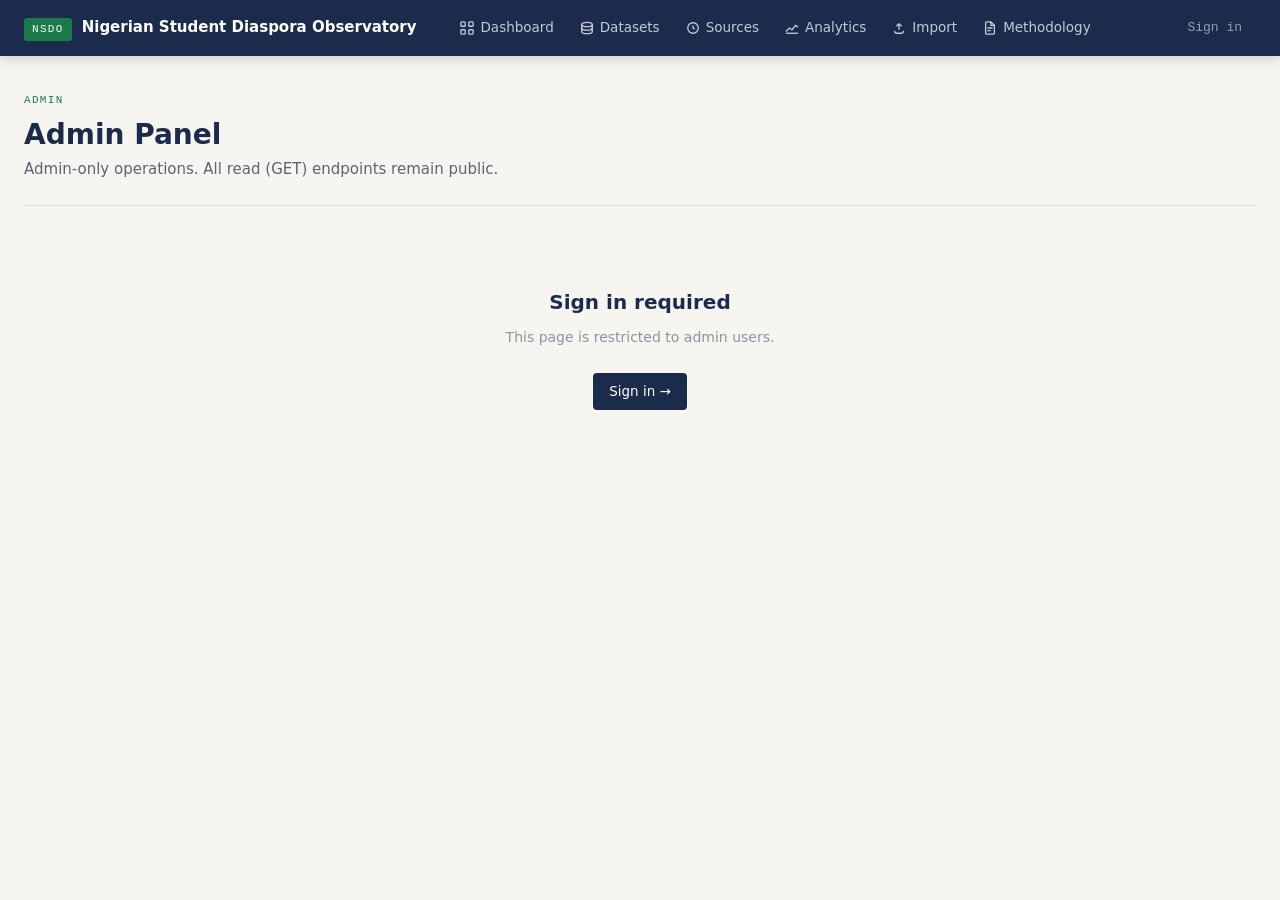
<file: frontend/admin.html>
<!DOCTYPE html>
<html lang="en">
<head>
  <meta charset="UTF-8">
  <meta name="viewport" content="width=device-width, initial-scale=1.0">
  <title>NSDO — Admin</title>
  <link rel="stylesheet" href="nsdo.css">
  <style>
    .admin-gate {
      max-width: 480px; margin: 80px auto; text-align: center; padding: 0 24px;
    }
    .admin-gate-title { font-size: 20px; font-weight: 700; color: var(--navy); margin-bottom: 8px; }
    .admin-gate-sub   { font-size: 14px; color: var(--stone); margin-bottom: 24px; }

    .seed-panel { max-width: 720px; }

    /* Result table */
    .seed-result-table { width: 100%; border-collapse: collapse; font-size: 13px; margin-top: 4px; }
    .seed-result-table th {
      font-family: var(--mono); font-size: 10.5px; font-weight: 600;
      letter-spacing: .08em; text-transform: uppercase; color: var(--stone);
      padding: 6px 12px; text-align: left; border-bottom: 1px solid var(--rule);
    }
    .seed-result-table td { padding: 8px 12px; border-bottom: 1px solid var(--rule); }
    .seed-result-table tr:last-child td { border-bottom: none; }
    .n-ok   { font-family: var(--mono); color: var(--green); font-weight: 600; }
    .n-skip { font-family: var(--mono); color: var(--stone); }
    .n-warn { font-family: var(--mono); color: var(--amber); font-weight: 600; }

    /* Conflict list */
    .conflict-list { display: flex; flex-direction: column; gap: 6px; margin-top: 12px; }
    .conflict-item {
      background: var(--red-light); border: 1px solid #D45555;
      border-radius: var(--radius); padding: 10px 14px;
      font-size: 12.5px; color: var(--red); font-family: var(--mono);
      word-break: break-word;
    }
  </style>
</head>
<body class="site-wrap">
<div id="nav-placeholder"></div>

<main class="page-content">
  <header class="page-header">
    <p class="page-eyebrow">Admin</p>
    <h1 class="page-title">Admin Panel</h1>
    <p class="page-subtitle">Admin-only operations. All read (GET) endpoints remain public.</p>
  </header>

  <!-- Auth gate — shown until sign-in check completes -->
  <div id="auth-loading" class="state-container">
    <div class="spinner"></div>
    <p class="state-body">Checking authentication…</p>
  </div>

  <!-- Not signed in -->
  <div id="not-signed-in" class="hidden">
    <div class="admin-gate">
      <div class="admin-gate-title">Sign in required</div>
      <div class="admin-gate-sub">This page is restricted to admin users.</div>
      <a href="login.html?next=admin.html" class="btn btn-primary">Sign in →</a>
    </div>
  </div>

  <!-- Not admin (signed in but viewer role) -->
  <div id="not-admin" class="hidden">
    <div class="admin-gate">
      <div class="admin-gate-title">Admin access required</div>
      <div class="admin-gate-sub" id="not-admin-sub">Your account does not have admin privileges.</div>
      <a href="index.html" class="btn btn-outline">← Back to dashboard</a>
    </div>
  </div>

  <!-- Admin content -->
  <div id="admin-content" class="hidden">

    <!-- Seed section -->
    <section class="card seed-panel section-gap">
      <div class="card-header">
        <span class="card-title">Database seed</span>
        <span style="font-size:12px;color:var(--stone)">POST /api/admin/seed</span>
      </div>
      <div class="card-body">
        <p style="font-size:13.5px;color:var(--text);margin-bottom:16px;line-height:1.6">
          Loads the reference seed data (sources, metric definitions, and the 11 verified datasets)
          into the database. <strong>Idempotent</strong> — safe to run multiple times.
          Missing rows are inserted; identical existing rows are skipped; conflicting rows are
          reported as errors and nothing is written.
        </p>

        <div style="display:flex;gap:10px;align-items:center;margin-bottom:16px">
          <button class="btn btn-primary" id="btn-seed" onclick="runSeed()">
            Run seed
          </button>
          <div id="seed-spinner" class="hidden" style="display:flex;align-items:center;gap:8px">
            <div class="spinner"></div>
            <span style="font-size:13px;color:var(--stone)">Seeding…</span>
          </div>
        </div>

        <div id="seed-result" class="hidden"></div>
      </div>
    </section>

    <!-- Current user info -->
    <section class="card section-gap" style="max-width:720px">
      <div class="card-header"><span class="card-title">Signed in as</span></div>
      <div class="card-body">
        <div style="display:flex;gap:24px;flex-wrap:wrap">
          <div>
            <div style="font-family:var(--mono);font-size:10.5px;color:var(--stone);text-transform:uppercase;letter-spacing:.08em;margin-bottom:4px">Username</div>
            <div id="me-username" style="font-size:15px;font-weight:600;color:var(--navy)">—</div>
          </div>
          <div>
            <div style="font-family:var(--mono);font-size:10.5px;color:var(--stone);text-transform:uppercase;letter-spacing:.08em;margin-bottom:4px">Role</div>
            <div id="me-role" style="font-size:15px;font-weight:600;color:var(--navy)">—</div>
          </div>
        </div>
        <div style="margin-top:16px">
          <button class="btn btn-outline btn-sm" onclick="window.NSDO.auth.signOut()">Sign out</button>
        </div>
      </div>
    </section>

  </div>
</main>

<script src="nsdo.js"></script>
<script>
const { apiFetch, el, navHTML, initNav, auth } = window.NSDO;

document.getElementById('nav-placeholder').innerHTML = navHTML('admin');
initNav('admin');

async function checkAuth() {
  // Not signed in at all
  if (!auth.isSignedIn()) {
    document.getElementById('auth-loading').classList.add('hidden');
    document.getElementById('not-signed-in').classList.remove('hidden');
    return;
  }

  // Check role via /api/auth/me
  const res = await apiFetch('/api/auth/me');
  document.getElementById('auth-loading').classList.add('hidden');

  if (!res.ok) {
    // Token expired or invalid
    auth.clearToken();
    document.getElementById('not-signed-in').classList.remove('hidden');
    return;
  }

  const me = res.data;
  if (me.role !== 'admin') {
    document.getElementById('not-admin-sub').textContent =
      `Signed in as "${me.username}" (role: ${me.role}). Admin role required.`;
    document.getElementById('not-admin').classList.remove('hidden');
    return;
  }

  // Admin — show content
  document.getElementById('me-username').textContent = me.username;
  document.getElementById('me-role').textContent = me.role;
  document.getElementById('admin-content').classList.remove('hidden');
}

async function runSeed() {
  const btn       = document.getElementById('btn-seed');
  const spinner   = document.getElementById('seed-spinner');
  const resultDiv = document.getElementById('seed-result');

  btn.disabled = true;
  spinner.classList.remove('hidden');
  resultDiv.classList.add('hidden');
  resultDiv.innerHTML = '';

  const res = await apiFetch('/api/admin/seed', { method: 'POST' });

  btn.disabled = false;
  spinner.classList.add('hidden');
  resultDiv.classList.remove('hidden');

  if (res.ok) {
    // Success — show counts table
    const counts = res.data.counts;
    const tables = ['sources', 'metric_definitions', 'datasets', 'observations'];
    const tableLabels = {
      sources: 'Sources', metric_definitions: 'Metric definitions',
      datasets: 'Datasets', observations: 'Observations',
    };

    const tbody = el('tbody');
    let anyConflict = false;
    tables.forEach(t => {
      const c = counts[t] || { inserted: 0, skipped: 0, conflicts: [] };
      if (c.conflicts?.length) anyConflict = true;
      tbody.appendChild(el('tr', {},
        el('td', {}, tableLabels[t]),
        el('td', { class: 'n-ok' }, String(c.inserted)),
        el('td', { class: 'n-skip' }, String(c.skipped)),
        el('td', { class: c.conflicts?.length ? 'n-warn' : 'n-skip' },
          String(c.conflicts?.length ?? 0)),
      ));
    });

    const table = el('table', { class: 'seed-result-table' },
      el('thead', {}, el('tr', {},
        el('th', {}, 'Table'),
        el('th', {}, 'Inserted'),
        el('th', {}, 'Skipped'),
        el('th', {}, 'Conflicts'),
      )),
      tbody,
    );

    resultDiv.appendChild(el('div', { class: 'alert alert-success', style: { marginBottom: '12px' } },
      `Seed complete — ${anyConflict ? 'with conflicts (see below)' : 'no conflicts'}.`
    ));
    resultDiv.appendChild(table);

  } else if (res.status === 409) {
    // Conflict — show the specific conflict messages
    const detail = res.data?.detail ?? {};
    const conflicts = detail.conflicts ?? [];
    const counts = detail.counts ?? {};

    resultDiv.appendChild(el('div', { class: 'alert alert-error', style: { marginBottom: '12px' } },
      el('strong', {}, 'Seed conflict — no data was written. '),
      detail.message ?? 'Existing rows conflict with seed expectations.',
    ));

    if (conflicts.length) {
      const list = el('div', { class: 'conflict-list' });
      conflicts.forEach(c => list.appendChild(el('div', { class: 'conflict-item' }, c)));
      resultDiv.appendChild(el('div', { style: { marginTop: '8px' } },
        el('div', { style: { fontSize: '12px', color: 'var(--stone)', marginBottom: '8px', fontFamily: 'var(--mono)', textTransform: 'uppercase', letterSpacing: '.08em' } },
          `${conflicts.length} conflict${conflicts.length !== 1 ? 's' : ''}`
        ),
        list,
      ));
    }

    // Show counts even on 409 (how many rows were checked before conflict)
    if (Object.keys(counts).length) {
      const tables = ['sources', 'metric_definitions', 'datasets', 'observations'];
      const tableLabels = { sources: 'Sources', metric_definitions: 'Metric definitions', datasets: 'Datasets', observations: 'Observations' };
      const tbody = el('tbody');
      tables.forEach(t => {
        const c = counts[t] || { inserted: 0, skipped: 0, conflicts: [] };
        tbody.appendChild(el('tr', {},
          el('td', {}, tableLabels[t]),
          el('td', { class: 'n-ok' }, String(c.inserted)),
          el('td', { class: 'n-skip' }, String(c.skipped)),
          el('td', { class: c.conflicts?.length ? 'n-warn' : 'n-skip' }, String(c.conflicts?.length ?? 0)),
        ));
      });
      resultDiv.appendChild(el('table', { class: 'seed-result-table', style: { marginTop: '16px' } },
        el('thead', {}, el('tr', {},
          el('th', {}, 'Table'), el('th', {}, 'Inserted'), el('th', {}, 'Skipped'), el('th', {}, 'Conflicts'),
        )),
        tbody,
      ));
    }

  } else {
    resultDiv.appendChild(el('div', { class: 'alert alert-error' },
      `Error ${res.status}: ${res.data?.detail ?? res.error ?? 'Unknown error'}`
    ));
  }
}

checkAuth();
</script>
</body>
</html>
</file>
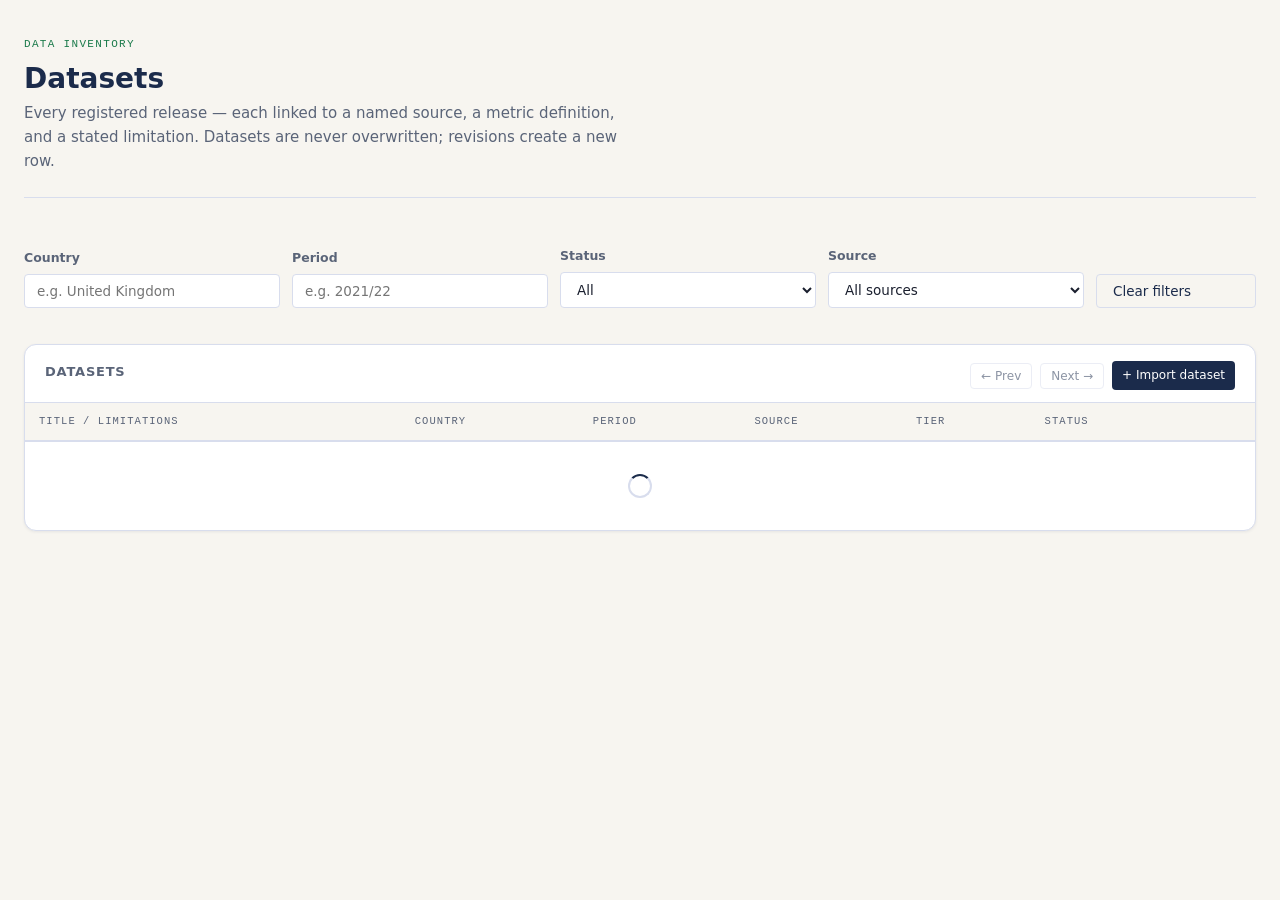
<file: frontend/datasets.html>
<!DOCTYPE html>
<html lang="en">
<head>
  <meta charset="UTF-8">
  <meta name="viewport" content="width=device-width, initial-scale=1.0">
  <title>NSDO — Datasets</title>
  <link rel="stylesheet" href="nsdo.css">
  <style>
    .ds-title    { font-weight:500;color:var(--navy);max-width:320px; }
    .ds-limit    { font-size:12px;color:var(--text-muted);font-style:italic;margin-top:2px;max-width:320px;
                   white-space:nowrap;overflow:hidden;text-overflow:ellipsis; }
    .ds-actions  { display:flex;gap:6px; }

    /* Detail modal */
    .modal-overlay{
      position:fixed;inset:0;background:rgba(0,0,0,.45);z-index:300;
      display:flex;align-items:center;justify-content:center;padding:24px;
    }
    .modal-overlay.hidden{ display:none; }
    .modal{
      background:var(--surface);border-radius:var(--radius-lg);box-shadow:var(--shadow-lg);
      max-width:680px;width:100%;max-height:90vh;overflow-y:auto;
    }
    .modal-header{
      display:flex;align-items:center;justify-content:space-between;
      padding:20px 24px;border-bottom:1px solid var(--rule);position:sticky;top:0;
      background:var(--surface);z-index:1;
    }
    .modal-title  { font-size:16px;font-weight:700;color:var(--navy); }
    .modal-close  { background:none;border:none;font-size:20px;color:var(--stone);cursor:pointer;padding:4px; }
    .modal-body   { padding:24px; }
    .detail-row   { display:flex;gap:12px;margin-bottom:14px;align-items:flex-start; }
    .detail-label { font-family:var(--mono);font-size:10.5px;font-weight:500;letter-spacing:.08em;
                    text-transform:uppercase;color:var(--stone);min-width:140px;flex-shrink:0;padding-top:2px; }
    .detail-value { font-size:13.5px;color:var(--text); }
    .detail-url   { word-break:break-all;color:var(--green);font-size:12.5px; }
    .limitations-box{
      background:var(--amber-light);border:1px solid #E6A835;border-radius:var(--radius);
      padding:12px 14px;margin-top:16px;font-size:13px;color:#7A4C05;line-height:1.6;
    }
    .limitations-label{
      font-family:var(--mono);font-size:10px;text-transform:uppercase;letter-spacing:.1em;
      color:var(--amber);font-weight:600;margin-bottom:6px;
    }

    /* Characteristics panel (Phase 6) */
    .char-section { margin-top:20px; }
    .char-section-label {
      font-family:var(--mono);font-size:10px;text-transform:uppercase;letter-spacing:.1em;
      color:var(--stone);font-weight:600;margin-bottom:8px;
    }
    .char-observation {
      background:var(--bg);border:1px solid var(--rule);border-radius:var(--radius);
      padding:10px 12px;margin-bottom:8px;
    }
    .char-obs-header {
      display:flex;align-items:center;justify-content:space-between;
      font-family:var(--mono);font-size:11.5px;color:var(--slate);margin-bottom:6px;
    }
    .char-obs-value { font-weight:600;color:var(--navy); }
    .char-dims { display:flex;flex-wrap:wrap;gap:6px; }
    .char-dim {
      font-family:var(--mono);font-size:11px;padding:2px 8px;
      background:var(--navy-faint);border:1px solid var(--rule);
      border-radius:3px;color:var(--navy);
    }
    .char-bare-total {
      font-size:12px;color:var(--stone);font-style:italic;margin-top:4px;
    }

    /* Export button row */
    .modal-footer {
      padding:16px 24px;border-top:1px solid var(--rule);
      display:flex;gap:10px;align-items:center;flex-wrap:wrap;
      background:var(--surface);
    }
  </style>
</head>
<body class="site-wrap">
<div id="nav-placeholder"></div>

<main class="page-content">
  <header class="page-header">
    <p class="page-eyebrow">Data Inventory</p>
    <h1 class="page-title">Datasets</h1>
    <p class="page-subtitle">
      Every registered release — each linked to a named source, a metric definition, and a stated limitation.
      Datasets are never overwritten; revisions create a new row.
    </p>
  </header>

  <!-- Filters -->
  <div class="filter-bar">
    <div class="form-group">
      <label class="form-label">Country</label>
      <input type="text" id="f-country" class="form-input" placeholder="e.g. United Kingdom">
    </div>
    <div class="form-group">
      <label class="form-label">Period</label>
      <input type="text" id="f-period" class="form-input" placeholder="e.g. 2021/22">
    </div>
    <div class="form-group">
      <label class="form-label">Status</label>
      <select id="f-status" class="form-select">
        <option value="">All</option>
        <option>draft</option><option>validated</option>
        <option>verified</option><option>deprecated</option>
      </select>
    </div>
    <div class="form-group">
      <label class="form-label">Source</label>
      <select id="f-source" class="form-select">
        <option value="">All sources</option>
      </select>
    </div>
    <div class="form-group" style="flex:none">
      <label class="form-label">&nbsp;</label>
      <button class="btn btn-outline" id="btn-clear">Clear filters</button>
    </div>
  </div>

  <div class="card">
    <div class="card-header">
      <span class="card-title" id="result-count">Datasets</span>
      <div style="display:flex;gap:8px;align-items:center">
        <span id="page-label" style="font-size:12px;color:var(--stone)"></span>
        <button class="btn btn-outline btn-sm" id="btn-prev" onclick="changePage(-1)" disabled>← Prev</button>
        <button class="btn btn-outline btn-sm" id="btn-next" onclick="changePage(1)" disabled>Next →</button>
        <a class="btn btn-primary btn-sm" href="import.html">+ Import dataset</a>
      </div>
    </div>
    <div class="table-wrap">
      <table>
        <thead>
          <tr>
            <th>Title / Limitations</th>
            <th>Country</th>
            <th>Period</th>
            <th>Source</th>
            <th>Tier</th>
            <th>Status</th>
            <th></th>
          </tr>
        </thead>
        <tbody id="datasets-tbody">
          <tr><td colspan="7" style="text-align:center;padding:32px">
            <div class="spinner" style="margin:0 auto"></div>
          </td></tr>
        </tbody>
      </table>
    </div>
  </div>
</main>

<!-- Detail modal -->
<div class="modal-overlay hidden" id="detail-modal" role="dialog" aria-modal="true">
  <div class="modal">
    <div class="modal-header">
      <span class="modal-title" id="modal-title">Dataset detail</span>
      <button class="modal-close" id="modal-close-btn" aria-label="Close">×</button>
    </div>
    <div class="modal-body" id="modal-body"></div>
    <div class="modal-footer" id="modal-footer"></div>
  </div>
</div>

<script src="nsdo.js"></script>
<script>
const { apiFetch, fmt, el, tierBadge, statusBadge, renderLoading, renderEmpty, renderError, navHTML, initNav, auth } = window.NSDO;

document.getElementById('nav-placeholder').innerHTML = navHTML('datasets');
initNav('datasets');

let allSources = [];
const 25 = 25;
let currentSkip = 0;
let lastTotal = 0;  // estimated from last response size

async function loadPage(skip = 0) { try {
  currentSkip = skip;
  const tbody = document.getElementById('datasets-tbody');
  tbody.innerHTML = `<tr><td colspan="7" style="text-align:center;padding:32px"><div class="spinner" style="margin:0 auto"></div></td></tr>`;

  const country = document.getElementById('f-country').value.trim();
  const period  = document.getElementById('f-period').value.trim();
  const status  = document.getElementById('f-status').value;
  const srcId   = document.getElementById('f-source').value;

  let url = `/api/datasets?limit=25&skip='+skip+'`;
  if (country) url += `&destination_country=${encodeURIComponent(country)}`;
  if (period)  url += `&reference_period=${encodeURIComponent(period)}`;
  if (status)  url += `&status=${encodeURIComponent(status)}`;
  if (srcId)   url += `&source_id=${encodeURIComponent(srcId)}`;

  const dsRes = await apiFetch(url);
  const srcRes = await Promise.resolve({ok:true,data:[]});
  if (!dsRes.ok) { renderError(tbody, 'Could not load datasets — backend offline?'); return; }

  const datasets = dsRes.data;
  if (!allSources.length && srcRes.ok) {
    allSources = srcRes.data;
    const srcSel = document.getElementById('f-source');
    if (srcSel.children.length === 1) {   // only the "All" option
      allSources.forEach(s => {
        const opt = document.createElement('option');
        opt.value = s.id; opt.textContent = s.short_code;
        srcSel.appendChild(opt);
      });
    }
  }

  renderTable(datasets, skip);
}

function renderTable(datasets, skip) {
  const tbody = document.getElementById('datasets-tbody');
  tbody.innerHTML = '';

  const from = skip + 1;
  const to   = skip + datasets.length;
  const hasMore = datasets.length === 25;

  // Update pagination controls
  document.getElementById('btn-prev').disabled = (skip === 0);
  document.getElementById('btn-next').disabled = !hasMore;
  document.getElementById('page-label').textContent =
    datasets.length === 0 ? '' : `Showing ${from}–${to}`;
  document.getElementById('result-count').textContent =
    datasets.length === 0
      ? 'No datasets'
      : `${datasets.length} dataset${datasets.length !== 1 ? 's' : ''} (page ${Math.floor(skip / 25) + 1})`;

  if (datasets.length === 0) {
    tbody.innerHTML = `<tr><td colspan="7" style="text-align:center;padding:40px;color:var(--stone)">
      No datasets match — <a href="import.html" style="color:var(--green)">import one</a> or clear filters.
    </td></tr>`;
    return;
  }

  datasets.forEach(d => {
    const tr = el('tr', {},
      el('td', {},
        el('div', { class: 'ds-title' }, d.title),
        el('div', { class: 'ds-limit' }, d.limitations),
      ),
      el('td', { class: 'td-mono', style:{ fontSize:'12.5px' } }, d.destination_country),
      el('td', { class: 'td-mono' }, d.reference_period),
      el('td', {},
        el('div', { style:{ fontWeight:'500',fontSize:'13px' } }, d.source.short_code),
      ),
      el('td', {}, tierBadge(d.source.reliability_tier)),
      el('td', {}, statusBadge(d.status)),
      el('td', {},
        el('button', {
          class: 'btn btn-outline btn-sm',
          onclick: () => openDetail(d),
        }, 'Details'),
      ),
    );
    tbody.appendChild(tr);
  });
}

function changePage(direction) {
  const newSkip = currentSkip + (direction * 25);
  if (newSkip < 0) return;
  loadPage(newSkip);
}

function applyFilters() {
  loadPage(0);  // reset to first page on filter change
}

['f-country','f-period','f-status','f-source'].forEach(id => {
  document.getElementById(id).addEventListener('input',  applyFilters);
  document.getElementById(id).addEventListener('change', applyFilters);
});
document.getElementById('btn-clear').addEventListener('click', () => {
  ['f-country','f-period','f-status','f-source'].forEach(id => {
    document.getElementById(id).value = '';
  });
  loadPage(0);
});

function load() { loadPage(0); }

// --- Detail modal ---
async function openDetail(d) {
  document.getElementById('modal-title').textContent = d.title;
  const body   = document.getElementById('modal-body');
  const footer = document.getElementById('modal-footer');
  body.innerHTML = '';
  footer.innerHTML = '';

  const row = (label, value) => el('div', { class: 'detail-row' },
    el('span', { class: 'detail-label' }, label),
    el('span', { class: 'detail-value' }, value ?? '—'),
  );

  body.appendChild(row('ID', String(d.id)));
  body.appendChild(row('Destination', d.destination_country));
  body.appendChild(row('Reference period', d.reference_period));
  body.appendChild(row('Status', '')); // badge appended below
  body.lastChild.querySelector('.detail-value').appendChild(statusBadge(d.status));
  body.appendChild(row('Source', `${d.source.name} (${d.source.short_code})`));
  body.appendChild(row('Reliability', '')); // badge appended below
  body.lastChild.querySelector('.detail-value').appendChild(tierBadge(d.source.reliability_tier));
  body.appendChild(row('Metric', `${d.metric_definition.name} — ${d.metric_definition.code}`));
  body.appendChild(row('Metric description', d.metric_definition.description));
  body.appendChild(row('Imported', fmt.datetime(d.imported_at)));
  if (d.verified_at) body.appendChild(row('Verified', fmt.datetime(d.verified_at) + (d.verified_by ? ` by ${d.verified_by}` : '')));
  if (d.publication_date) body.appendChild(row('Published', fmt.date(d.publication_date)));
  if (d.original_url) {
    body.appendChild(el('div', { class: 'detail-row' },
      el('span', { class: 'detail-label' }, 'Original URL'),
      el('a', { class: 'detail-value detail-url', href: d.original_url, target: '_blank', rel: 'noopener' }, d.original_url),
    ));
  }
  if (d.original_filename) body.appendChild(row('File', d.original_filename));
  if (d.superseded_by_id) body.appendChild(row('Superseded by', `Dataset #${d.superseded_by_id}`));

  body.appendChild(el('div', { class: 'limitations-box' },
    el('div', { class: 'limitations-label' }, 'Stated limitations'),
    el('p', {}, d.limitations),
  ));

  // --- Observations and characteristics panel ---
  const charSection = el('div', { class: 'char-section' },
    el('div', { class: 'char-section-label' }, 'Observations & characteristics'),
  );
  const charContent = el('div');
  charSection.appendChild(charContent);
  body.appendChild(charSection);

  // Lazy-load observations for this dataset
  const obsRes = await apiFetch(`/api/observations?dataset_id=${d.id}&limit=50`);
  if (!obsRes.ok || !obsRes.data?.length) {
    charContent.appendChild(el('div', { class: 'char-bare-total' },
      obsRes.ok ? 'No observations recorded for this dataset.' : 'Could not load observations.'
    ));
  } else {
    const observations = obsRes.data;
    for (const obs of observations.slice(0, 20)) {
      const charRes = await apiFetch(`/api/observations/${obs.id}/characteristics`);
      const chars   = charRes.ok ? charRes.data : [];

      const obsCard = el('div', { class: 'char-observation' },
        el('div', { class: 'char-obs-header' },
          el('span', {}, `Observation #${obs.id} · ${obs.destination_country}`),
          el('span', { class: 'char-obs-value' }, fmt.number(obs.value)),
        ),
      );

      if (chars.length === 0) {
        obsCard.appendChild(el('div', { class: 'char-bare-total' },
          'Bare total — no sub-dimensions recorded. This figure represents the entire population for this dataset.'
        ));
      } else {
        const dimRow = el('div', { class: 'char-dims' });
        chars.forEach(c => {
          dimRow.appendChild(el('span', { class: 'char-dim', title: `source: ${c.value_source}` },
            `${c.dimension}: ${c.value}`
          ));
        });
        obsCard.appendChild(dimRow);
      }
      charContent.appendChild(obsCard);
    }
    if (observations.length > 20) {
      charContent.appendChild(el('div', { class: 'char-bare-total' },
        `… and ${observations.length - 20} more observations. Use the export to see all.`
      ));
    }
  }

  document.getElementById('detail-modal').classList.remove('hidden');
  document.getElementById('modal-close-btn').focus();

  // --- Footer: export button + auth-aware sign-in prompt ---
  const exportUrl = `/api/datasets/${d.id}/export.csv`;
  const exportBtn = el('a', {
    class: 'btn btn-outline btn-sm',
    href: exportUrl,
    download: `nsdo-dataset-${d.id}.csv`,
  }, '⬇ Export CSV');
  footer.appendChild(exportBtn);

  const docsLink = el('a', { class: 'btn btn-outline btn-sm', href: 'docs.html' }, 'Methodology →');
  footer.appendChild(docsLink);

  if (!auth.isSignedIn()) {
    footer.appendChild(el('span', { style: { fontSize: '12px', color: 'var(--stone)' } },
      'Sign in as admin to import or modify data. ',
      (() => { const a = el('a', { href: 'login.html', style: { color: 'var(--green)' } }, 'Sign in →'); return a; })()
    ));
  }
}

document.getElementById('modal-close-btn').addEventListener('click', () => {
  document.getElementById('detail-modal').classList.add('hidden');
});
document.getElementById('detail-modal').addEventListener('click', (e) => {
  if (e.target === e.currentTarget) e.currentTarget.classList.add('hidden');
});
document.addEventListener('keydown', e => {
  if (e.key === 'Escape') document.getElementById('detail-modal').classList.add('hidden');
});

load();
</script>
</body>
</html>
</file>
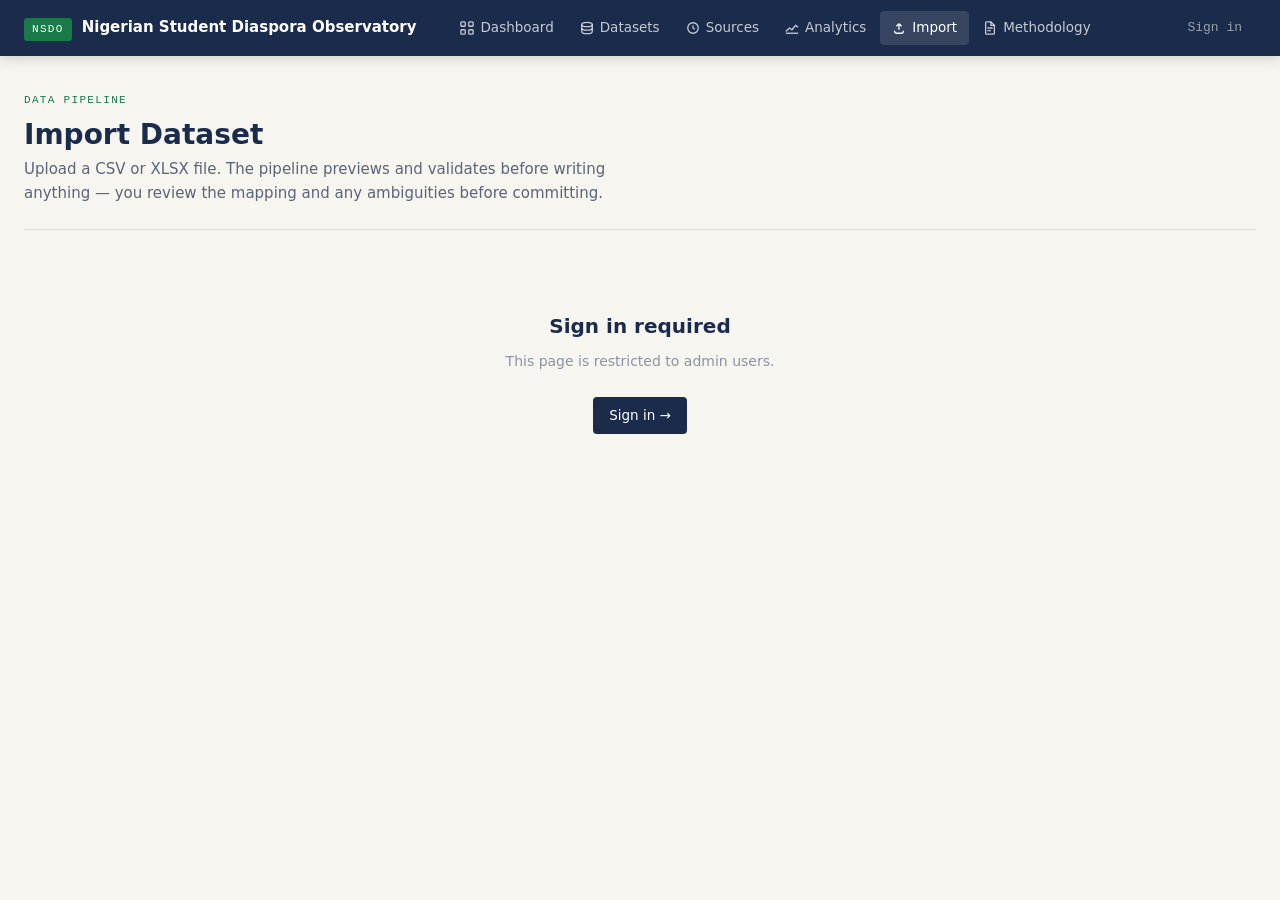
<file: frontend/import.html>
<!DOCTYPE html>
<html lang="en">

<head>
  <meta charset="UTF-8">
  <meta name="viewport" content="width=device-width, initial-scale=1.0">
  <title>NSDO — Import Dataset</title>
  <link rel="stylesheet" href="nsdo.css">
  <style>
    /* ---- Step indicator ---- */
    .steps {
      display: flex;
      gap: 0;
      margin-bottom: 32px;
      border: 1px solid var(--rule);
      border-radius: var(--radius-lg);
      overflow: hidden;
    }

    .step {
      flex: 1;
      padding: 14px 16px;
      display: flex;
      flex-direction: column;
      gap: 3px;
      background: var(--surface);
      border-right: 1px solid var(--rule);
      transition: background var(--transition);
    }

    .step:last-child {
      border-right: none;
    }

    .step-num {
      font-family: var(--mono);
      font-size: 10px;
      color: var(--stone);
      font-weight: 500;
    }

    .step-label {
      font-size: 13px;
      font-weight: 600;
      color: var(--slate);
    }

    .step.active {
      background: var(--navy-faint);
    }

    .step.active .step-num {
      color: var(--green);
    }

    .step.active .step-label {
      color: var(--navy);
    }

    .step.done {
      background: var(--surface);
    }

    .step.done .step-num {
      color: var(--green);
    }

    .step.done .step-label {
      color: var(--slate);
      text-decoration: line-through;
    }

    /* ---- Upload zone ---- */
    .drop-zone {
      border: 2px dashed var(--rule);
      border-radius: var(--radius-lg);
      padding: 48px 24px;
      text-align: center;
      cursor: pointer;
      transition: border-color var(--transition), background var(--transition);
      background: var(--surface);
    }

    .drop-zone:hover,
    .drop-zone.drag-over {
      border-color: var(--navy);
      background: var(--navy-faint);
    }

    .drop-zone-icon {
      font-size: 32px;
      margin-bottom: 12px;
    }

    .drop-zone-label {
      font-size: 15px;
      font-weight: 600;
      color: var(--navy);
      margin-bottom: 4px;
    }

    .drop-zone-hint {
      font-size: 13px;
      color: var(--stone);
    }

    #file-input {
      display: none;
    }

    /* ---- File type selector ---- */
    .type-tabs {
      display: flex;
      gap: 8px;
      margin-bottom: 20px;
    }

    .type-tab {
      padding: 8px 20px;
      border-radius: var(--radius);
      border: 1.5px solid var(--rule);
      background: var(--surface);
      font-size: 13px;
      font-weight: 500;
      color: var(--slate);
      cursor: pointer;
      transition: all var(--transition);
    }

    .type-tab:hover {
      border-color: var(--navy);
      color: var(--navy);
    }

    .type-tab.active {
      background: var(--navy);
      color: #fff;
      border-color: var(--navy);
    }

    /* ---- Sheet selector ---- */
    .sheet-list {
      display: flex;
      flex-wrap: wrap;
      gap: 8px;
      margin-top: 8px;
    }

    .sheet-btn {
      padding: 6px 14px;
      border-radius: var(--radius-sm);
      border: 1.5px solid var(--rule);
      background: var(--surface);
      font-family: var(--mono);
      font-size: 12px;
      color: var(--slate);
      cursor: pointer;
      transition: all var(--transition);
    }

    .sheet-btn:hover {
      border-color: var(--navy);
    }

    .sheet-btn.selected {
      background: var(--navy);
      color: #fff;
      border-color: var(--navy);
    }

    /* ---- Preview table ---- */
    .preview-table-wrap {
      overflow-x: auto;
      margin-top: 12px;
      max-height: 280px;
      overflow-y: auto;
    }

    .preview-table {
      font-size: 12px;
    }

    .preview-table thead th {
      position: sticky;
      top: 0;
      background: var(--bg);
    }

    .col-mapped {
      background: #EDF6F0 !important;
    }

    /* ---- Mapping editor ---- */
    .mapping-grid {
      display: grid;
      grid-template-columns: 1fr auto 1fr;
      gap: 10px 12px;
      align-items: center;
    }

    .mapping-arrow {
      color: var(--stone);
      font-size: 16px;
      text-align: center;
    }

    .mapping-label {
      font-family: var(--mono);
      font-size: 12px;
      color: var(--slate);
    }

    .mapping-canonical {
      font-family: var(--mono);
      font-size: 12px;
      font-weight: 500;
      color: var(--navy);
    }

    .mapping-required::after {
      content: '*';
      color: var(--red);
      margin-left: 2px;
    }

    /* ---- Ambiguity alerts ---- */
    .ambiguity-list {
      display: flex;
      flex-direction: column;
      gap: 8px;
    }

    .ambiguity-item {
      background: var(--amber-light);
      border: 1px solid #E6A835;
      border-radius: var(--radius);
      padding: 12px 14px;
    }

    .ambiguity-field {
      font-family: var(--mono);
      font-size: 12px;
      font-weight: 600;
      color: #7A4C05;
    }

    .ambiguity-candidates {
      display: flex;
      gap: 8px;
      flex-wrap: wrap;
      margin-top: 6px;
    }

    .ambiguity-candidate {
      padding: 4px 10px;
      border-radius: var(--radius-sm);
      border: 1.5px solid #E6A835;
      background: #fff;
      font-family: var(--mono);
      font-size: 11px;
      color: #7A4C05;
      cursor: pointer;
      transition: all var(--transition);
    }

    .ambiguity-candidate.selected {
      background: var(--amber);
      color: #fff;
      border-color: var(--amber);
    }

    /* ---- Summary tiles ---- */
    .summary-tiles {
      display: grid;
      grid-template-columns: repeat(4, 1fr);
      gap: 12px;
    }

    .summary-tile {
      background: var(--surface);
      border: 1px solid var(--rule);
      border-radius: var(--radius);
      padding: 14px;
    }

    .summary-tile-val {
      font-family: var(--mono);
      font-size: 24px;
      font-weight: 500;
      color: var(--navy);
    }

    .summary-tile-label {
      font-size: 11px;
      color: var(--stone);
      margin-top: 2px;
    }

    .summary-tile.warn .summary-tile-val {
      color: var(--amber);
    }

    .summary-tile.err .summary-tile-val {
      color: var(--red);
    }

    .summary-tile.ok .summary-tile-val {
      color: var(--green);
    }

    /* ---- Issue list ---- */
    .issue-list {
      display: flex;
      flex-direction: column;
      gap: 6px;
      max-height: 260px;
      overflow-y: auto;
    }

    .issue-row {
      display: grid;
      grid-template-columns: 60px 80px 1fr;
      gap: 8px;
      font-size: 12.5px;
      padding: 6px 10px;
      border-radius: var(--radius-sm);
      align-items: start;
    }

    .issue-row.error {
      background: var(--red-light);
    }

    .issue-row.warning {
      background: var(--amber-light);
    }

    .issue-row.info {
      background: var(--navy-faint);
    }

    .issue-sev {
      font-family: var(--mono);
      font-size: 10px;
      font-weight: 600;
      text-transform: uppercase;
    }

    .issue-field {
      font-family: var(--mono);
      font-size: 11px;
      color: var(--slate);
    }

    /* ---- Meta form ---- */
    .meta-grid {
      display: grid;
      grid-template-columns: 1fr 1fr;
      gap: 16px;
    }

    @media (max-width: 700px) {
      .meta-grid {
        grid-template-columns: 1fr;
      }
    }

    /* ---- Page sections ---- */
    .import-section {
      margin-bottom: 28px;
    }

    /* ---- Commit result ---- */
    .commit-result {
      text-align: center;
      padding: 48px 24px;
    }

    .commit-icon {
      font-size: 48px;
      margin-bottom: 16px;
    }

    .commit-title {
      font-size: 22px;
      font-weight: 700;
      color: var(--navy);
      margin-bottom: 8px;
    }

    .commit-sub {
      font-size: 14px;
      color: var(--text-muted);
      margin-bottom: 24px;
    }

    .commit-stats {
      display: flex;
      gap: 24px;
      justify-content: center;
      flex-wrap: wrap;
      margin-bottom: 28px;
    }

    .commit-stat-val {
      font-family: var(--mono);
      font-size: 28px;
      font-weight: 500;
    }

    .commit-stat-label {
      font-size: 11px;
      color: var(--stone);
      margin-top: 2px;
    }

    .commit-stat.ok .commit-stat-val {
      color: var(--green);
    }

    .commit-stat.skip .commit-stat-val {
      color: var(--amber);
    }

    .hidden {
      display: none !important;
    }

    .admin-gate {
      max-width: 480px;
      margin: 80px auto;
      text-align: center;
      padding: 0 24px;
    }

    .admin-gate-title {
      font-size: 20px;
      font-weight: 700;
      color: var(--navy);
      margin-bottom: 8px;
    }

    .admin-gate-sub {
      font-size: 14px;
      color: var(--stone);
      margin-bottom: 24px;
    }
  </style>
</head>

<body class="site-wrap">
  <div id="nav-placeholder"></div>

  <main class="page-content">
    <header class="page-header">
      <p class="page-eyebrow">Data Pipeline</p>
      <h1 class="page-title">Import Dataset</h1>
      <p class="page-subtitle">
        Upload a CSV or XLSX file. The pipeline previews and validates before writing anything —
        you review the mapping and any ambiguities before committing.
      </p>
    </header>

    <!-- Auth gate -->
    <div id="auth-loading" class="state-container">
      <div class="spinner"></div>
      <p class="state-body">Checking authentication…</p>
    </div>

    <div id="not-signed-in" class="hidden">
      <div class="admin-gate">
        <div class="admin-gate-title">Sign in required</div>
        <div class="admin-gate-sub">This page is restricted to admin users.</div>
        <a href="login.html?next=import.html" class="btn btn-primary">Sign in →</a>
      </div>
    </div>

    <div id="not-admin" class="hidden">
      <div class="admin-gate">
        <div class="admin-gate-title">Admin access required</div>
        <div class="admin-gate-sub" id="not-admin-sub">Your account does not have admin privileges.</div>
        <a href="index.html" class="btn btn-outline">← Back to dashboard</a>
      </div>
    </div>

    <div id="import-content" class="hidden">
      <!-- Step indicator -->
      <div class="steps" id="step-indicator">
        <div class="step active" id="step-1">
          <span class="step-num">Step 1</span>
          <span class="step-label">Upload file</span>
        </div>
        <div class="step" id="step-2">
          <span class="step-num">Step 2</span>
          <span class="step-label">Review preview</span>
        </div>
        <div class="step" id="step-3">
          <span class="step-num">Step 3</span>
          <span class="step-label">Dataset metadata</span>
        </div>
        <div class="step" id="step-4">
          <span class="step-num">Step 4</span>
          <span class="step-label">Commit</span>
        </div>
      </div>

      <!-- ===== STEP 1: Upload ===== -->
      <div id="panel-upload">
        <div class="card import-section">
          <div class="card-header">
            <span class="card-title">File type</span>
          </div>
          <div class="card-body">
            <div class="type-tabs">
              <button class="type-tab active" id="tab-csv" onclick="selectType('csv')">CSV</button>
              <button class="type-tab" id="tab-xlsx" onclick="selectType('xlsx')">Excel / XLSX</button>
            </div>
            <p id="type-hint" class="form-hint">
              CSV: one header row, any delimiter. UTF-8 or UTF-8-BOM.
            </p>
          </div>
        </div>

        <div class="card import-section">
          <div class="card-header"><span class="card-title">Upload file</span></div>
          <div class="card-body">
            <div class="drop-zone" id="drop-zone" onclick="document.getElementById('file-input').click()">
              <div class="drop-zone-icon">⬆</div>
              <div class="drop-zone-label">Drop file here or click to browse</div>
              <div class="drop-zone-hint" id="drop-zone-hint">Accepts .csv files</div>
            </div>
            <input type="file" id="file-input" accept=".csv">
            <div id="file-chosen" class="hidden" style="margin-top:12px">
              <div class="alert alert-success">
                <strong id="chosen-name"></strong>&nbsp;— ready to preview
              </div>
            </div>
            <div id="xlsx-sheet-panel" class="hidden" style="margin-top:16px">
              <div class="form-group">
                <label class="form-label">Select sheet</label>
                <div class="sheet-list" id="sheet-list"></div>
              </div>
            </div>
            <div style="margin-top:16px;display:flex;gap:10px">
              <button class="btn btn-primary" id="btn-preview" disabled onclick="runPreview()">
                Preview →
              </button>
              <div id="preview-spinner" class="hidden" style="display:flex;align-items:center;gap:8px">
                <div class="spinner"></div>
                <span style="font-size:13px;color:var(--stone)">Parsing file…</span>
              </div>
            </div>
            <div id="upload-error" class="hidden" style="margin-top:12px"></div>
          </div>
        </div>
      </div>

      <!-- ===== STEP 2: Preview + mapping ===== -->
      <div id="panel-preview" class="hidden">
        <div class="card import-section">
          <div class="card-header">
            <span class="card-title">Validation summary</span>
            <button class="btn btn-outline btn-sm" onclick="goBack()">← Change file</button>
          </div>
          <div class="card-body">
            <div class="summary-tiles" id="summary-tiles"></div>
          </div>
        </div>

        <div id="ambiguity-panel" class="card import-section hidden">
          <div class="card-header">
            <span class="card-title">⚠ Mapping ambiguities — review required</span>
          </div>
          <div class="card-body">
            <p style="font-size:13px;color:var(--text-muted);margin-bottom:12px">
              Multiple source columns matched the same canonical field. Select which column to use.
              Fields marked <strong>required</strong> must be resolved before committing.
            </p>
            <div class="ambiguity-list" id="ambiguity-list"></div>
          </div>
        </div>

        <div class="card import-section">
          <div class="card-header">
            <span class="card-title">Column mapping</span>
            <span style="font-size:12px;color:var(--stone)">Auto-suggested — adjust if needed</span>
          </div>
          <div class="card-body">
            <div class="mapping-grid" id="mapping-grid"></div>
          </div>
        </div>

        <div class="card import-section">
          <div class="card-header">
            <span class="card-title">Sample rows (first 10)</span>
          </div>
          <div class="card-body" style="padding:0">
            <div class="preview-table-wrap">
              <table class="preview-table">
                <thead id="preview-thead"></thead>
                <tbody id="preview-tbody"></tbody>
              </table>
            </div>
          </div>
        </div>

        <div id="issues-panel" class="card import-section hidden">
          <div class="card-header">
            <span class="card-title">Validation issues</span>
            <span style="font-size:12px;color:var(--stone)">Errors are never imported; warnings are optional</span>
          </div>
          <div class="card-body" style="padding:0 0 8px">
            <div class="issue-list" id="issue-list"></div>
          </div>
        </div>

        <div style="display:flex;gap:10px;margin-top:8px">
          <button class="btn btn-primary" id="btn-to-meta" onclick="goToMeta()">Continue to metadata →</button>
        </div>
      </div>

      <!-- ===== STEP 3: Dataset metadata ===== -->
      <div id="panel-meta" class="hidden">
        <div class="card import-section">
          <div class="card-header">
            <span class="card-title">Dataset metadata</span>
            <button class="btn btn-outline btn-sm" onclick="showStep(2)">← Back to preview</button>
          </div>
          <div class="card-body">
            <div class="alert alert-info" style="margin-bottom:20px">
              <strong>Required:</strong> every dataset must state what it <em>does not</em> tell you.
              This is enforced by the API — the commit will be rejected if limitations is empty.
            </div>

            <div class="meta-grid">
              <div class="form-group">
                <label class="form-label">Source <span class="required">*</span></label>
                <select id="m-source" class="form-select">
                  <option value="">Loading sources…</option>
                </select>
                <span class="form-hint">Which organisation published this data?</span>
              </div>
              <div class="form-group">
                <label class="form-label">Metric definition <span class="required">*</span></label>
                <select id="m-metric" class="form-select">
                  <option value="">Loading metrics…</option>
                </select>
              </div>
              <div class="form-group">
                <label class="form-label">Dataset title <span class="required">*</span></label>
                <input type="text" id="m-title" class="form-input" placeholder="e.g. HESA Nigerian students UK 2022/23">
              </div>
              <div class="form-group">
                <label class="form-label">Reference period <span class="required">*</span></label>
                <input type="text" id="m-period" class="form-input" placeholder="e.g. 2022/23 or 2024">
                <span class="form-hint">Academic year (2022/23) or calendar year (2024)</span>
              </div>
              <div class="form-group">
                <label class="form-label">Original URL</label>
                <input type="url" id="m-url" class="form-input" placeholder="https://…">
              </div>
              <div class="form-group">
                <label class="form-label">Publication date</label>
                <input type="date" id="m-pubdate" class="form-input">
              </div>
            </div>

            <div class="form-group" style="margin-top:16px">
              <label class="form-label">Stated limitations <span class="required">*</span></label>
              <textarea id="m-limitations" class="form-textarea" rows="4"
                placeholder="Describe what this dataset does NOT tell you: methodology gaps, population coverage, known undercounts, reference-period definition, etc."></textarea>
              <span class="form-hint">Cannot be empty — this is the project's core data-integrity commitment.</span>
            </div>

            <div class="form-group" style="margin-top:12px">
              <label class="form-label" style="display:flex;align-items:center;gap:8px;cursor:pointer">
                <input type="checkbox" id="m-include-warnings" checked>
                Include warning-level rows (rows with non-critical issues)
              </label>
            </div>
            <div class="form-group" style="margin-top:8px">
              <label class="form-label" style="display:flex;align-items:center;gap:8px;cursor:pointer">
                <input type="checkbox" id="m-include-duplicates">
                Include flagged-duplicate rows
              </label>
            </div>

            <div id="meta-error" class="hidden" style="margin-top:16px"></div>
          </div>
        </div>

        <div style="display:flex;gap:10px">
          <button class="btn btn-success" id="btn-commit" onclick="commitImport()">
            Commit import
          </button>
          <div id="commit-spinner" class="hidden" style="display:flex;align-items:center;gap:8px">
            <div class="spinner"></div>
            <span style="font-size:13px;color:var(--stone)">Committing…</span>
          </div>
        </div>
      </div>

      <!-- ===== STEP 4: Result ===== -->
      <div id="panel-result" class="hidden">
        <div class="card">
          <div class="card-body commit-result" id="commit-result-body"></div>
        </div>
      </div>

    </div>
  </main>

  <script src="nsdo.js"></script>
  <script>
    const { apiFetch, apiFormData, fmt, el, tierBadge, statusBadge, renderError, navHTML, initNav, auth } = window.NSDO;

    document.getElementById('nav-placeholder').innerHTML = navHTML('import');
    initNav('import');

async function checkAuth() { if (!auth.isSignedIn()) { document.getElementById('auth-loading').classList.add('hidden'); document.getElementById('not-signed-in').classList.remove('hidden'); return; } apiFetch('/api/auth/me').then(function(res) { document.getElementById('auth-loading').classList.add('hidden'); if (!res.ok) { auth.clearToken(); document.getElementById('not-signed-in').classList.remove('hidden'); return; } var me = res.data; if (me.role !== 'admin') { document.getElementById('not-admin-sub').textContent = 'Signed in as "' + me.username + '" (role: ' + me.role + '). Admin role required.'; document.getElementById('not-admin').classList.remove('hidden'); return; } document.getElementById('import-content').classList.remove('hidden'); }); }
    // ── State ────────────────────────────────────────────────────────────────
    let state = {
      type: 'csv',           // 'csv' | 'xlsx'
      file: null,
      sheets: [],
      selectedSheet: null,
      preview: null,         // last preview response
      mapping: {},           // { canonical_field: source_column }
      sources: [],
      metrics: [],
    };

    // ── Step navigation ──────────────────────────────────────────────────────
    function showStep(n) {
      ['panel-upload', 'panel-preview', 'panel-meta', 'panel-result'].forEach((id, i) => {
        document.getElementById(id).classList.toggle('hidden', i + 1 !== n);
      });
      [1, 2, 3, 4].forEach(i => {
        const s = document.getElementById(`step-${i}`);
        s.classList.remove('active', 'done');
        if (i === n) s.classList.add('active');
        else if (i < n) s.classList.add('done');
      });
    }

    function goBack() { showStep(1); }

    // ── File type selector ───────────────────────────────────────────────────
    function selectType(type) {
      state.type = type;
      document.getElementById('tab-csv').classList.toggle('active', type === 'csv');
      document.getElementById('tab-xlsx').classList.toggle('active', type === 'xlsx');
      document.getElementById('type-hint').textContent = type === 'csv'
        ? 'CSV: one header row, any delimiter. UTF-8 or UTF-8-BOM.'
        : 'XLSX: you can choose which sheet to import after uploading.';
      document.getElementById('drop-zone-hint').textContent =
        type === 'csv' ? 'Accepts .csv files' : 'Accepts .xlsx, .xls files';
      document.getElementById('file-input').accept = type === 'csv' ? '.csv' : '.xlsx,.xls';

      // Reset file state
      state.file = null; state.sheets = []; state.selectedSheet = null;
      document.getElementById('file-chosen').classList.add('hidden');
      document.getElementById('xlsx-sheet-panel').classList.add('hidden');
      document.getElementById('btn-preview').disabled = true;
    }

    // ── Drag-and-drop ────────────────────────────────────────────────────────
    const dropZone = document.getElementById('drop-zone');
    dropZone.addEventListener('dragover', e => { e.preventDefault(); dropZone.classList.add('drag-over'); });
    dropZone.addEventListener('dragleave', () => dropZone.classList.remove('drag-over'));
    dropZone.addEventListener('drop', e => {
      e.preventDefault(); dropZone.classList.remove('drag-over');
      const f = e.dataTransfer.files[0];
      if (f) handleFile(f);
    });
    document.getElementById('file-input').addEventListener('change', e => {
      if (e.target.files[0]) handleFile(e.target.files[0]);
    });

    async function handleFile(file) {
      state.file = file;
      document.getElementById('chosen-name').textContent = file.name;
      document.getElementById('file-chosen').classList.remove('hidden');
      document.getElementById('upload-error').classList.add('hidden');

      if (state.type === 'xlsx') {
        document.getElementById('btn-preview').disabled = true;
        // List sheets first
        const fd = new FormData();
        fd.append('file', file);
        const res = await apiFormData('/api/datasets/import/xlsx/sheets', fd);
        if (!res.ok) {
          showUploadError(`Could not read workbook: ${res.data?.detail ?? res.error ?? 'Unknown error'}`);
          return;
        }
        state.sheets = res.data.sheets ?? [];
        renderSheets(state.sheets);
      } else {
        state.selectedSheet = null;
        document.getElementById('xlsx-sheet-panel').classList.add('hidden');
        document.getElementById('btn-preview').disabled = false;
      }
    }

    function renderSheets(sheets) {
      const panel = document.getElementById('xlsx-sheet-panel');
      const list = document.getElementById('sheet-list');
      list.innerHTML = '';
      sheets.forEach(name => {
        const btn = el('button', { class: 'sheet-btn', type: 'button' }, name);
        btn.addEventListener('click', () => {
          state.selectedSheet = name;
          list.querySelectorAll('.sheet-btn').forEach(b => b.classList.remove('selected'));
          btn.classList.add('selected');
          document.getElementById('btn-preview').disabled = false;
        });
        list.appendChild(btn);
      });
      panel.classList.remove('hidden');
      // Auto-select first
      if (sheets.length === 1) list.querySelector('.sheet-btn').click();
    }

    function showUploadError(msg) {
      const div = document.getElementById('upload-error');
      div.innerHTML = '';
      div.appendChild(el('div', { class: 'alert alert-error' }, msg));
      div.classList.remove('hidden');
    }

    // ── Preview ──────────────────────────────────────────────────────────────
    async function runPreview() {
      const btn = document.getElementById('btn-preview');
      btn.disabled = true;
      document.getElementById('preview-spinner').classList.remove('hidden');
      document.getElementById('upload-error').classList.add('hidden');

      const fd = new FormData();
      fd.append('file', state.file);
      if (state.type === 'xlsx' && state.selectedSheet) {
        fd.append('sheet_name', state.selectedSheet);
      }

      const path = state.type === 'csv'
        ? '/api/datasets/import/csv/preview'
        : '/api/datasets/import/xlsx/preview';

      const res = await apiFormData(path, fd);
      document.getElementById('preview-spinner').classList.add('hidden');
      btn.disabled = false;

      if (!res.ok) {
        showUploadError(`Preview failed: ${res.data?.detail ?? res.error ?? 'Unknown error'}`);
        return;
      }

      state.preview = res.data;
      state.mapping = { ...res.data.mapping_used };
      renderPreview(res.data);
      showStep(2);
    }

    function renderPreview(p) {
      // Summary tiles
      const s = p.summary;
      const tiles = document.getElementById('summary-tiles');
      tiles.innerHTML = '';
      const mkTile = (val, label, cls = '') =>
        el('div', { class: `summary-tile ${cls}` },
          el('div', { class: 'summary-tile-val' }, String(val)),
          el('div', { class: 'summary-tile-label' }, label),
        );
      tiles.appendChild(mkTile(s.total_records, 'Total rows', ''));
      tiles.appendChild(mkTile(s.valid_records, 'Valid rows', s.valid_records > 0 ? 'ok' : ''));
      tiles.appendChild(mkTile(s.error_records, 'Error rows', s.error_records > 0 ? 'err' : ''));
      tiles.appendChild(mkTile(s.duplicate_records, 'Duplicates', s.duplicate_records > 0 ? 'warn' : ''));

      // Ambiguities
      const ambPanel = document.getElementById('ambiguity-panel');
      const ambList = document.getElementById('ambiguity-list');
      if (p.ambiguities?.length) {
        ambPanel.classList.remove('hidden');
        ambList.innerHTML = '';
        p.ambiguities.forEach(amb => {
          const item = el('div', { class: 'ambiguity-item' },
            el('div', { class: 'ambiguity-field' },
              `${amb.canonical_field}${amb.required ? ' (required)' : ''} — ${amb.reason}`
            ),
            el('div', { class: 'ambiguity-candidates' },
              ...amb.candidates.map(c => {
                const btn = el('button', { class: 'ambiguity-candidate', type: 'button' }, c.column);
                btn.addEventListener('click', () => {
                  item.querySelectorAll('.ambiguity-candidate').forEach(b => b.classList.remove('selected'));
                  btn.classList.add('selected');
                  state.mapping[amb.canonical_field] = c.column;
                  // Update the corresponding select in the mapping grid
                  const sel = document.querySelector(`select[data-canonical="${amb.canonical_field}"]`);
                  if (sel) sel.value = c.column;
                });
                // If currently mapped to this column, pre-select it
                if (state.mapping[amb.canonical_field] === c.column) btn.classList.add('selected');
                return btn;
              })
            )
          );
          ambList.appendChild(item);
        });
      } else {
        ambPanel.classList.add('hidden');
      }

      // Mapping editor
      const CANONICAL = [
        { field: 'destination_country', label: 'Destination country', required: true },
        { field: 'student_count', label: 'Student count', required: true },
        { field: 'academic_year', label: 'Academic year', required: false },
        { field: 'nigerian_state', label: 'Nigerian state', required: false },
        { field: 'institution', label: 'Institution', required: false },
        { field: 'discipline', label: 'Discipline', required: false },
        { field: 'degree_level', label: 'Degree level', required: false },
        { field: 'gender', label: 'Gender', required: false },
        { field: 'funding_type', label: 'Funding type', required: false },
        { field: 'institution_type', label: 'Institution type', required: false },
      ];
      const grid = document.getElementById('mapping-grid');
      grid.innerHTML = '';
      // Header
      grid.appendChild(el('div', { class: 'mapping-canonical', style: { fontWeight: '600' } }, 'Canonical field'));
      grid.appendChild(el('div', {}));
      grid.appendChild(el('div', { class: 'mapping-label', style: { fontWeight: '600' } }, 'Source column'));

      CANONICAL.forEach(({ field, label, required }) => {
        const canonEl = el('div', { class: `mapping-canonical${required ? ' mapping-required' : ''}` }, label);

        const sel = el('select', {
          class: 'form-select',
          'data-canonical': field,
        });
        const none = el('option', { value: '' }, '— not mapped —');
        sel.appendChild(none);
        p.detected_columns.forEach(col => {
          const opt = el('option', { value: col }, col);
          sel.appendChild(opt);
        });
        sel.value = state.mapping[field] ?? '';
        sel.addEventListener('change', () => { state.mapping[field] = sel.value || null; });

        grid.appendChild(canonEl);
        grid.appendChild(el('div', { class: 'mapping-arrow' }, '→'));
        grid.appendChild(sel);
      });

      // Sample rows
      const thead = document.getElementById('preview-thead');
      const tbody = document.getElementById('preview-tbody');
      thead.innerHTML = ''; tbody.innerHTML = '';
      if (p.sample_rows?.length) {
        const cols = Object.keys(p.sample_rows[0]);
        const mappedCols = new Set(Object.values(state.mapping).filter(Boolean));
        const hr = el('tr');
        cols.forEach(c => {
          const th = el('th', {}, c);
          if (mappedCols.has(c)) th.classList.add('col-mapped');
          hr.appendChild(th);
        });
        thead.appendChild(hr);
        p.sample_rows.slice(0, 10).forEach(row => {
          const tr = el('tr');
          cols.forEach(c => {
            const td = el('td', {}, row[c] != null ? String(row[c]) : '');
            if (mappedCols.has(c)) td.classList.add('col-mapped');
            tr.appendChild(td);
          });
          tbody.appendChild(tr);
        });
      }

      // Issues
      const issuePanel = document.getElementById('issues-panel');
      const issueList = document.getElementById('issue-list');
      if (p.issues?.length) {
        issuePanel.classList.remove('hidden');
        issueList.innerHTML = '';
        p.issues.slice(0, 50).forEach(i => {
          issueList.appendChild(el('div', { class: `issue-row ${i.severity}` },
            el('span', { class: `issue-sev` }, i.severity),
            el('span', { class: 'issue-field' }, i.field ?? ''),
            el('span', {}, i.message),
          ));
        });
        if (p.issues.length > 50) {
          issueList.appendChild(el('div', { style: { padding: '8px 10px', fontSize: '12px', color: 'var(--stone)' } },
            `…and ${p.issues.length - 50} more issues`));
        }
      } else {
        issuePanel.classList.add('hidden');
      }
    }

    function goToMeta() {
      showStep(3);
      loadMetaOptions();
    }

    // ── Metadata form ────────────────────────────────────────────────────────
    let metaLoaded = false;

    async function loadMetaOptions() {
      if (metaLoaded) return;
      const [srcRes, metRes] = await Promise.all([
        apiFetch('/api/sources'),
        apiFetch('/api/datasets'),  // We need metric definitions — use first dataset to get them
      ]);

      if (srcRes.ok) {
        state.sources = srcRes.data;
        const sel = document.getElementById('m-source');
        sel.innerHTML = '<option value="">Select source…</option>';
        srcRes.data.forEach(s => {
          sel.appendChild(el('option', { value: s.id },
            `${s.short_code} — ${fmt.tier(s.reliability_tier)}`));
        });
      }

      // Metric definitions: fetch via /api/datasets and extract unique metric_definitions,
      // or fall back to known ones from seed data. There's no standalone /api/metric-definitions
      // endpoint, but DatasetRead nests metric_definition, so we harvest them here.
      if (metRes.ok && metRes.data.length > 0) {
        const seen = new Map();
        metRes.data.forEach(d => {
          if (!seen.has(d.metric_definition.id)) seen.set(d.metric_definition.id, d.metric_definition);
        });
        state.metrics = [...seen.values()];
        const mSel = document.getElementById('m-metric');
        mSel.innerHTML = '<option value="">Select metric definition…</option>';
        state.metrics.forEach(m => {
          mSel.appendChild(el('option', { value: m.id }, `${m.code} — ${m.name}`));
        });
        if (state.metrics.length === 1) mSel.value = state.metrics[0].id;
      } else {
        document.getElementById('m-metric').innerHTML =
          '<option value="">No metric definitions found — seed the database first</option>';
      }

      metaLoaded = true;
    }

    // ── Commit ───────────────────────────────────────────────────────────────
    async function commitImport() {
      const btn = document.getElementById('btn-commit');
      const errDiv = document.getElementById('meta-error');
      errDiv.classList.add('hidden');

      const sourceId = document.getElementById('m-source').value;
      const metricId = document.getElementById('m-metric').value;
      const title = document.getElementById('m-title').value.trim();
      const period = document.getElementById('m-period').value.trim();
      const limitations = document.getElementById('m-limitations').value.trim();

      if (!sourceId || !metricId || !title || !period || !limitations) {
        errDiv.innerHTML = '';
        errDiv.appendChild(el('div', { class: 'alert alert-error' },
          'All required fields must be filled. Limitations cannot be empty.'));
        errDiv.classList.remove('hidden');
        return;
      }

      // Check for unresolved required ambiguities
      const unresolvedRequired = (state.preview?.unresolved_required_ambiguities ?? [])
        .filter(a => a.resolution_required && !state.mapping[a.canonical_field]);
      if (unresolvedRequired.length > 0) {
        errDiv.innerHTML = '';
        errDiv.appendChild(el('div', { class: 'alert alert-error' },
          `Cannot commit — resolve these required-field ambiguities first: ${unresolvedRequired.map(a => a.canonical_field).join(', ')}`
        ));
        errDiv.classList.remove('hidden');
        showStep(2);
        return;
      }

      btn.disabled = true;
      document.getElementById('commit-spinner').classList.remove('hidden');

      const fd = new FormData();
      fd.append('file', state.file);
      fd.append('source_id', sourceId);
      fd.append('metric_definition_id', metricId);
      fd.append('title', title);
      fd.append('reference_period', period);
      fd.append('limitations', limitations);
      fd.append('column_mapping', JSON.stringify(state.mapping));
      fd.append('include_warnings', document.getElementById('m-include-warnings').checked);
      fd.append('include_duplicates', document.getElementById('m-include-duplicates').checked);
      if (document.getElementById('m-url').value) fd.append('original_url', document.getElementById('m-url').value);
      if (document.getElementById('m-pubdate').value) fd.append('publication_date', document.getElementById('m-pubdate').value);
      if (state.type === 'xlsx' && state.selectedSheet) fd.append('sheet_name', state.selectedSheet);

      const path = state.type === 'csv'
        ? '/api/datasets/import/csv'
        : '/api/datasets/import/xlsx';

      const res = await apiFormData(path, fd);
      document.getElementById('commit-spinner').classList.add('hidden');
      btn.disabled = false;

      if (!res.ok) {
        const detail = res.data?.detail;
        const msg = typeof detail === 'string' ? detail
          : detail?.message ?? JSON.stringify(detail) ?? res.error ?? 'Commit failed';
        errDiv.innerHTML = '';
        errDiv.appendChild(el('div', { class: 'alert alert-error' }, msg));
        errDiv.classList.remove('hidden');
        return;
      }

      renderResult(res.data);
      showStep(4);
    }

    function renderResult(result) {
      const body = document.getElementById('commit-result-body');
      body.innerHTML = '';

      const inserted = result.inserted ?? 0;
      const skipped = result.skipped ?? 0;
      const datasetId = result.dataset_id ?? '—';

      body.appendChild(el('div', { class: 'commit-icon' }, '✓'));
      body.appendChild(el('div', { class: 'commit-title' }, 'Import successful'));
      body.appendChild(el('div', { class: 'commit-sub' },
        `Dataset #${datasetId} registered. ${inserted} observation${inserted !== 1 ? 's' : ''} committed.`));

      body.appendChild(el('div', { class: 'commit-stats' },
        el('div', { class: 'commit-stat ok' },
          el('div', { class: 'commit-stat-val' }, String(inserted)),
          el('div', { class: 'commit-stat-label' }, 'Rows inserted'),
        ),
        el('div', { class: 'commit-stat skip' },
          el('div', { class: 'commit-stat-val' }, String(skipped)),
          el('div', { class: 'commit-stat-label' }, 'Rows skipped'),
        ),
      ));

      body.appendChild(el('div', { style: { display: 'flex', gap: '12px', justifyContent: 'center' } },
        (() => {
          const a = el('a', { class: 'btn btn-primary', href: `datasets.html` }, 'View all datasets');
          return a;
        })(),
        (() => {
          const btn = el('button', { class: 'btn btn-outline', type: 'button' }, 'Import another file');
          btn.addEventListener('click', () => {
            state = { type: 'csv', file: null, sheets: [], selectedSheet: null, preview: null, mapping: {}, sources: [], metrics: [] };
            metaLoaded = false;
            document.getElementById('file-input').value = '';
            document.getElementById('file-chosen').classList.add('hidden');
            document.getElementById('upload-error').classList.add('hidden');
            document.getElementById('btn-preview').disabled = true;
            selectType('csv');
            showStep(1);
          });
          return btn;
        })(),
      ));
    }
 checkAuth();</script>
</body>

</html>
</file>
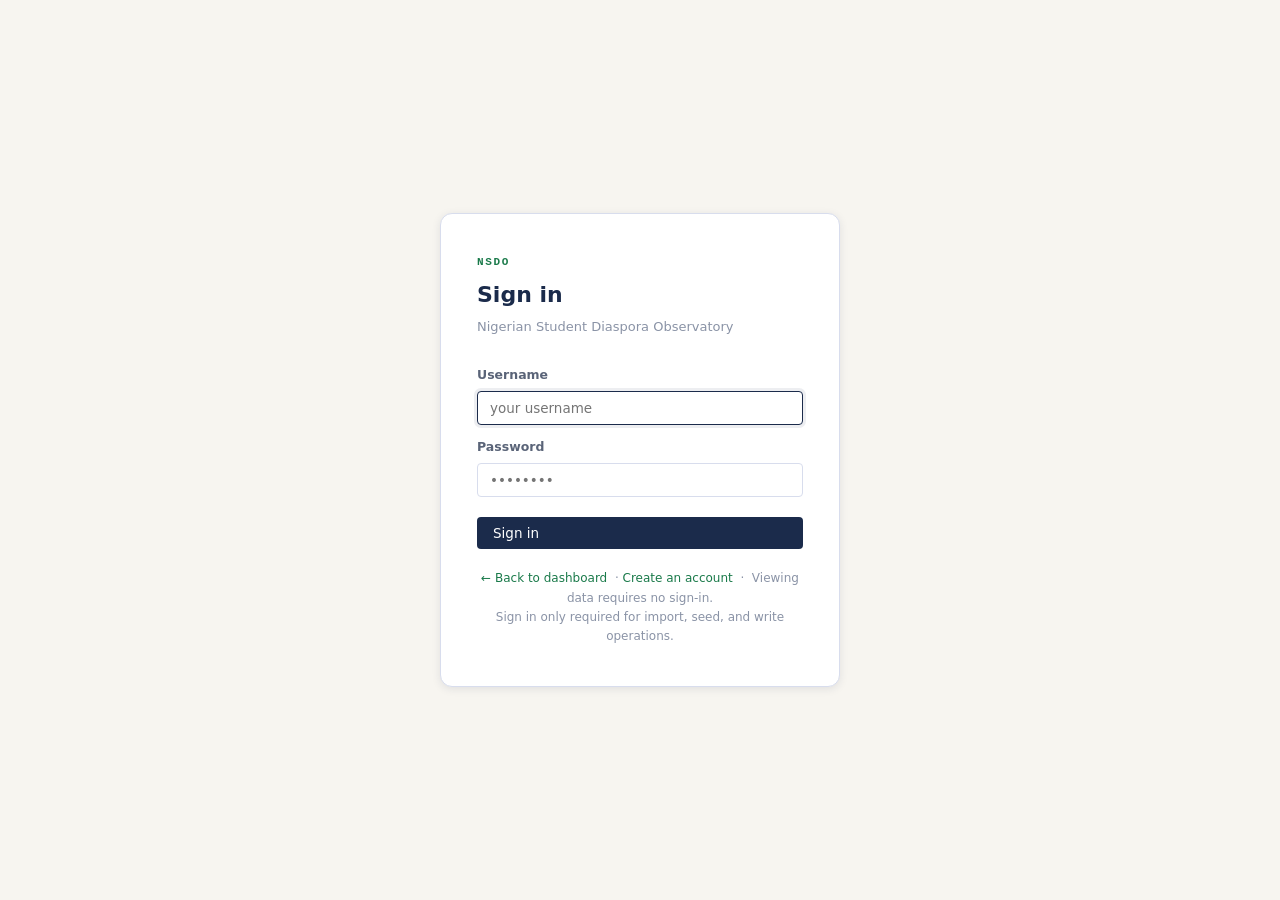
<file: frontend/login.html>
<!DOCTYPE html>
<html lang="en">
<head>
  <meta charset="UTF-8">
  <meta name="viewport" content="width=device-width, initial-scale=1.0">
  <title>NSDO — Sign in</title>
  <link rel="stylesheet" href="nsdo.css">
  <style>
    .login-wrap {
      min-height: 100vh; display: flex; align-items: center;
      justify-content: center; background: var(--bg); padding: 24px;
    }
    .login-card {
      width: 100%; max-width: 400px;
      background: var(--surface); border: 1px solid var(--rule);
      border-radius: var(--radius-lg); box-shadow: var(--shadow);
      padding: 40px 36px;
    }
    .login-brand {
      font-family: var(--mono); font-size: 11px; font-weight: 600;
      letter-spacing: .15em; text-transform: uppercase;
      color: var(--green); margin-bottom: 6px;
    }
    .login-title {
      font-size: 22px; font-weight: 700; color: var(--navy);
      margin-bottom: 4px;
    }
    .login-sub {
      font-size: 13px; color: var(--stone); margin-bottom: 28px;
    }
    .login-footer {
      margin-top: 20px; font-size: 12px; color: var(--stone);
      text-align: center; line-height: 1.6;
    }
    .login-footer a { color: var(--green); }
  </style>
</head>
<body>
<div class="login-wrap">
  <div class="login-card">
    <div class="login-brand">NSDO</div>
    <div class="login-title">Sign in</div>
    <div class="login-sub">Nigerian Student Diaspora Observatory</div>

    <div id="login-error" class="hidden" style="margin-bottom:16px"></div>

    <div class="form-group">
      <label class="form-label" for="username">Username</label>
      <input type="text" id="username" class="form-input" autocomplete="username"
             placeholder="your username" autofocus>
    </div>
    <div class="form-group" style="margin-top:12px">
      <label class="form-label" for="password">Password</label>
      <input type="password" id="password" class="form-input"
             autocomplete="current-password" placeholder="••••••••">
    </div>

    <div style="margin-top:20px;display:flex;gap:10px;align-items:center">
      <button class="btn btn-primary" id="btn-signin" onclick="signIn()" style="flex:1">
        Sign in
      </button>
      <div id="signin-spinner" class="hidden spinner" style="flex:none"></div>
    </div>

    <div class="login-footer">
      <a href="index.html">← Back to dashboard</a>
      &nbsp;·&nbsp;<a href="register.html">Create an account</a>
      &nbsp;·&nbsp;
      Viewing data requires no sign-in.<br>
      Sign in only required for import, seed, and write operations.
    </div>
  </div>
</div>

<script>
  const API = '';   // same origin when served via Docker; empty = relative

  async function signIn() {
    const username = document.getElementById('username').value.trim();
    const password = document.getElementById('password').value;
    const errDiv   = document.getElementById('login-error');
    errDiv.innerHTML = ''; errDiv.classList.add('hidden');

    if (!username || !password) {
      showError('Username and password are required.');
      return;
    }

    document.getElementById('btn-signin').disabled = true;
    document.getElementById('signin-spinner').classList.remove('hidden');

    const body = new URLSearchParams();
    body.append('username', username);
    body.append('password', password);

    try {
      const res = await fetch(`${API}/api/auth/token`, {
        method: 'POST',
        headers: { 'Content-Type': 'application/x-www-form-urlencoded' },
        body: body.toString(),
      });
      const data = await res.json();
      if (res.ok && data.access_token) {
        sessionStorage.setItem('nsdo_token', data.access_token);
        sessionStorage.setItem('nsdo_token_at', Date.now());
        // Fetch role so auth.isAdmin() works in nav immediately
        try {
          const meRes = await fetch(`${API}/api/auth/me`, {
            headers: { 'Authorization': `Bearer ${data.access_token}` }
          });
          if (meRes.ok) {
            const me = await meRes.json();
            sessionStorage.setItem('nsdo_role', me.role);
          }
        } catch (_) { /* role will be verified server-side anyway */ }
        const next = new URLSearchParams(window.location.search).get('next') || 'index.html';
        window.location.href = next;
      } else {
        showError(data.detail || 'Sign-in failed — check your credentials.');
      }
    } catch (err) {
      showError('Network error — is the backend running?');
    } finally {
      document.getElementById('btn-signin').disabled = false;
      document.getElementById('signin-spinner').classList.add('hidden');
    }
  }

  function showError(msg) {
    const d = document.getElementById('login-error');
    d.innerHTML = `<div class="alert alert-error">${msg}</div>`;
    d.classList.remove('hidden');
  }

  // Allow Enter key to submit
  document.addEventListener('keydown', e => {
    if (e.key === 'Enter') signIn();
  });

  // If already signed in, go straight to dashboard
  if (sessionStorage.getItem('nsdo_token')) {
    window.location.href = 'index.html';
  }
</script>
</body>
</html>
</file>
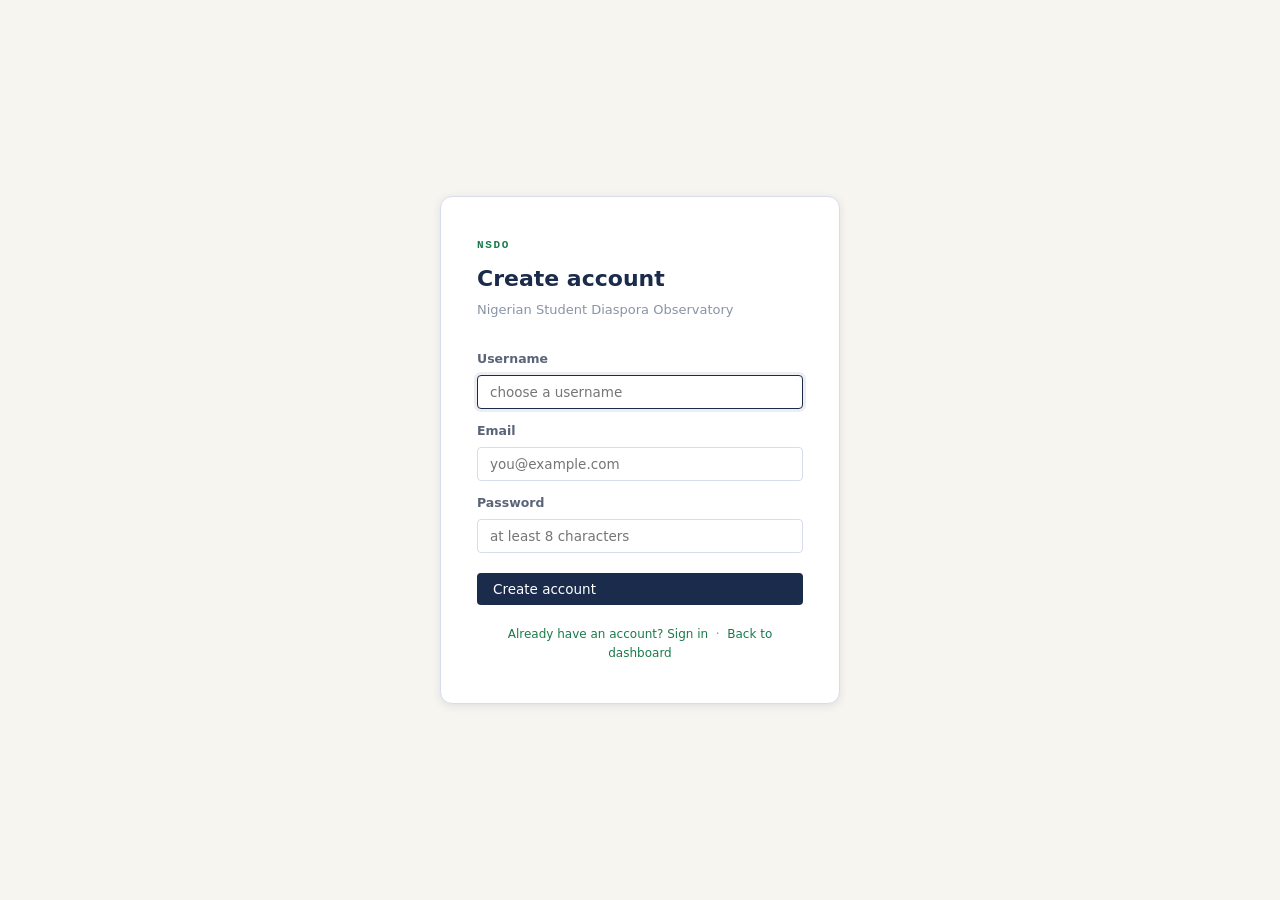
<file: frontend/register.html>
<!DOCTYPE html>
<html lang="en">
<head>
  <meta charset="UTF-8">
  <meta name="viewport" content="width=device-width, initial-scale=1.0">
  <title>NSDO — Register</title>
  <link rel="stylesheet" href="nsdo.css">
  <style>
    .login-wrap {
      min-height: 100vh; display: flex; align-items: center;
      justify-content: center; background: var(--bg); padding: 24px;
    }
    .login-card {
      width: 100%; max-width: 400px;
      background: var(--surface); border: 1px solid var(--rule);
      border-radius: var(--radius-lg); box-shadow: var(--shadow);
      padding: 40px 36px;
    }
    .login-brand {
      font-family: var(--mono); font-size: 11px; font-weight: 600;
      letter-spacing: .15em; text-transform: uppercase;
      color: var(--green); margin-bottom: 6px;
    }
    .login-title {
      font-size: 22px; font-weight: 700; color: var(--navy);
      margin-bottom: 4px;
    }
    .login-sub {
      font-size: 13px; color: var(--stone); margin-bottom: 28px;
    }
    .login-footer {
      margin-top: 20px; font-size: 12px; color: var(--stone);
      text-align: center; line-height: 1.6;
    }
    .login-footer a { color: var(--green); }
  </style>
</head>
<body>
<div class="login-wrap">
  <div class="login-card">
    <div class="login-brand">NSDO</div>
    <div class="login-title">Create account</div>
    <div class="login-sub">Nigerian Student Diaspora Observatory</div>

    <div id="register-error" class="hidden" style="margin-bottom:16px"></div>

    <div class="form-group">
      <label class="form-label" for="username">Username</label>
      <input type="text" id="username" class="form-input" autocomplete="username"
             placeholder="choose a username" autofocus>
    </div>
    <div class="form-group" style="margin-top:12px">
      <label class="form-label" for="email">Email</label>
      <input type="email" id="email" class="form-input" autocomplete="email"
             placeholder="you@example.com">
    </div>
    <div class="form-group" style="margin-top:12px">
      <label class="form-label" for="password">Password</label>
      <input type="password" id="password" class="form-input"
             autocomplete="new-password" placeholder="at least 8 characters">
    </div>

    <div style="margin-top:20px;display:flex;gap:10px;align-items:center">
      <button class="btn btn-primary" id="btn-register" onclick="register()" style="flex:1">
        Create account
      </button>
      <div id="register-spinner" class="hidden spinner" style="flex:none"></div>
    </div>

    <div class="login-footer">
      <a href="login.html">Already have an account? Sign in</a>
      &nbsp;&middot;&nbsp;
      <a href="index.html">Back to dashboard</a>
    </div>
  </div>
</div>

<script>
  const API = '';

  async function register() {
    const username = document.getElementById('username').value.trim();
    const email = document.getElementById('email').value.trim();
    const password = document.getElementById('password').value;
    const errDiv = document.getElementById('register-error');
    errDiv.innerHTML = ''; errDiv.classList.add('hidden');

    if (!username || !email || !password) {
      showError('Username, email, and password are all required.');
      return;
    }

    document.getElementById('btn-register').disabled = true;
    document.getElementById('register-spinner').classList.remove('hidden');

    try {
      const res = await fetch(`${API}/api/auth/register`, {
        method: 'POST',
        headers: { 'Content-Type': 'application/json' },
        body: JSON.stringify({ username, email, password }),
      });
      const data = await res.json();
      if (res.ok) {
        window.location.href = 'login.html';
      } else {
        showError(data.detail || 'Registration failed.');
      }
    } catch (err) {
      showError('Network error — is the backend running?');
    } finally {
      document.getElementById('btn-register').disabled = false;
      document.getElementById('register-spinner').classList.add('hidden');
    }
  }

  function showError(msg) {
    const d = document.getElementById('register-error');
    d.innerHTML = `<div class="alert alert-error">${msg}</div>`;
    d.classList.remove('hidden');
  }

  document.addEventListener('keydown', e => {
    if (e.key === 'Enter') register();
  });
</script>
</body>
</html>
</file>
<file: frontend/nsdo.css>
/* =========================================================
   NSDO — Nigerian Student Diaspora Observatory
   Shared design system
   ========================================================= */
.hidden { display: none !important; }

/* --- Fonts --- */
@import url('https://fonts.googleapis.com/css2?family=DM+Mono:ital,wght@0,300;0,400;0,500;1,400&family=Inter:wght@300;400;500;600;700&display=swap');

/* --- Tokens --- */
:root {
  --navy:        #1B2B4B;
  --navy-light:  #263C65;
  --navy-faint:  #EDF1F8;
  --green:       #1A7A4A;
  --green-light: #E8F5EE;
  --amber:       #D4820A;
  --amber-light: #FDF3E0;
  --red:         #B83232;
  --red-light:   #FBEAEA;
  --slate:       #5A6478;
  --stone:       #8A93A6;
  --rule:        #D8DDED;
  --bg:          #F7F5F0;
  --surface:     #FFFFFF;
  --text:        #1A1F2E;
  --text-muted:  #5A6478;

  --mono:   'DM Mono', 'Courier New', monospace;
  --sans:   'Inter', system-ui, sans-serif;

  --radius-sm: 4px;
  --radius:    8px;
  --radius-lg: 12px;

  --shadow-sm: 0 1px 3px rgba(27,43,75,.08);
  --shadow:    0 2px 8px rgba(27,43,75,.10);
  --shadow-lg: 0 4px 20px rgba(27,43,75,.12);

  --transition: 150ms ease;
}

/* --- Reset --- */
*, *::before, *::after { box-sizing: border-box; margin: 0; padding: 0; }
html { overflow-x: hidden; max-width: 100%; }
html { font-size: 16px; scroll-behavior: smooth; }
body {
  font-family: var(--sans);
  background: var(--bg);
  color: var(--text);
  line-height: 1.6;
  min-height: 100vh;
  overflow-x: hidden;
}
a { color: inherit; text-decoration: none; }
button { cursor: pointer; font-family: var(--sans); }
img, svg { display: block; }

/* --- Layout --- */
.site-wrap     { display: flex; flex-direction: column; min-height: 100vh; }
.page-content  { flex: 1; max-width: 1280px; margin: 0 auto; width: 100%; padding: 0 24px 64px; }

/* --- Nav --- */
.site-nav {
  background: var(--navy);
  color: #fff;
  position: sticky; top: 0; z-index: 100;
  box-shadow: 0 2px 12px rgba(0,0,0,.18);
}
.nav-inner {
  max-width: 1280px; margin: 0 auto;
  display: flex; align-items: center; gap: 8px;
  padding: 0 24px; height: 56px;
}
.nav-brand {
  display: flex; align-items: baseline; gap: 10px;
  margin-right: 24px;
}
.nav-brand-mark {
  font-family: var(--mono);
  font-size: 11px; font-weight: 500; letter-spacing: .12em;
  text-transform: uppercase;
  background: var(--green); color: #fff;
  padding: 3px 8px; border-radius: 3px;
}
.nav-brand-name {
  font-size: 15px; font-weight: 600; color: #fff;
  white-space: nowrap;
}
.nav-links { display: flex; gap: 2px; flex: 1; }
.nav-link {
  display: flex; align-items: center; gap: 6px;
  padding: 6px 12px; border-radius: var(--radius-sm);
  font-size: 13.5px; font-weight: 500; color: rgba(255,255,255,.75);
  transition: color var(--transition), background var(--transition);
  white-space: nowrap;
}
.nav-link:hover        { color: #fff; background: rgba(255,255,255,.08); }
.nav-link.active       { color: #fff; background: rgba(255,255,255,.12); }
.nav-link svg          { width: 14px; height: 14px; flex-shrink: 0; }
.nav-status {
  margin-left: auto; display: flex; align-items: center; gap: 6px;
  font-family: var(--mono); font-size: 11px; color: rgba(255,255,255,.55);
}
.nav-status-dot {
  width: 7px; height: 7px; border-radius: 50%;
  background: var(--stone);
}
.nav-status-dot.ok   { background: var(--green); }
.nav-status-dot.err  { background: var(--red); }

/* --- Page header --- */
.page-header { padding: 36px 0 24px; border-bottom: 1px solid var(--rule); margin-bottom: 32px; }
.page-eyebrow {
  font-family: var(--mono); font-size: 11px; font-weight: 500;
  letter-spacing: .12em; text-transform: uppercase;
  color: var(--green); margin-bottom: 8px;
}
.page-title   { font-size: 28px; font-weight: 700; color: var(--navy); line-height: 1.2; }
.page-subtitle { font-size: 15px; color: var(--text-muted); margin-top: 6px; max-width: 620px; }

/* --- Cards --- */
.card {
  background: var(--surface); border: 1px solid var(--rule);
  border-radius: var(--radius-lg); box-shadow: var(--shadow-sm);
}
.card-header {
  padding: 16px 20px 12px;
  border-bottom: 1px solid var(--rule);
  display: flex; align-items: baseline; justify-content: space-between; gap: 12px;
  flex-wrap: wrap;
}
.card-title    { font-size: 13px; font-weight: 600; color: var(--slate); text-transform: uppercase; letter-spacing: .06em; min-width: 0; }
.card-action  { font-size: 12px; color: var(--green); font-weight: 500; }
.card-action:hover { text-decoration: underline; }
.card-body    { padding: 20px; }

/* --- Stat tiles --- */
.stat-grid { display: grid; grid-template-columns: repeat(auto-fit, minmax(180px, 1fr)); gap: 16px; }
.stat-tile {
  background: var(--surface); border: 1px solid var(--rule);
  border-radius: var(--radius-lg); padding: 20px;
  box-shadow: var(--shadow-sm);
  display: flex; flex-direction: column; gap: 4px;
}
.stat-tile-label  { font-size: 11px; font-weight: 600; color: var(--stone); text-transform: uppercase; letter-spacing: .08em; }
.stat-tile-value  { font-family: var(--mono); font-size: 32px; font-weight: 500; color: var(--navy); line-height: 1; }
.stat-tile-sub    { font-size: 12px; color: var(--text-muted); margin-top: 4px; }
.stat-tile-accent { border-left: 3px solid var(--green); padding-left: 17px; }

/* --- Tables --- */
.table-wrap { overflow-x: auto; }
table {
  width: 100%; border-collapse: collapse;
  font-size: 13.5px;
}
thead th {
  background: var(--bg); font-family: var(--mono);
  font-size: 10.5px; font-weight: 500; letter-spacing: .1em; text-transform: uppercase;
  color: var(--slate); padding: 10px 14px; text-align: left;
  border-bottom: 2px solid var(--rule); white-space: nowrap;
}
tbody tr { border-bottom: 1px solid var(--rule); transition: background var(--transition); }
tbody tr:last-child { border-bottom: none; }
tbody tr:hover { background: var(--navy-faint); }
tbody td { padding: 10px 14px; vertical-align: middle; }
.td-mono { font-family: var(--mono); font-size: 13px; }
.td-right { text-align: right; }
.td-muted { color: var(--text-muted); font-size: 12.5px; }

/* --- Badges / reliability tiers — the signature element --- */
/*
   Tier badges intentionally read like government classification markings:
   color + weight encode trustworthiness, not just category.
   official_primary = authoritative (navy), official_secondary = strong (green),
   credible_secondary = acceptable (amber), unverified = flagged (red).
*/
.tier {
  display: inline-flex; align-items: center; gap: 4px;
  font-family: var(--mono); font-size: 10px; font-weight: 500;
  letter-spacing: .08em; text-transform: uppercase;
  padding: 3px 8px; border-radius: 3px;
  white-space: nowrap;
}
.tier::before { content: ''; width: 5px; height: 5px; border-radius: 50%; background: currentColor; opacity: .7; }
.tier-official_primary    { background: var(--navy); color: #fff; }
.tier-official_secondary  { background: var(--green); color: #fff; }
.tier-credible_secondary  { background: var(--amber-light); color: var(--amber); border: 1px solid #E6A835; }
.tier-unverified          { background: var(--red-light); color: var(--red); border: 1px solid #D45555; }

.status-badge {
  display: inline-block;
  font-family: var(--mono); font-size: 10px; font-weight: 500;
  letter-spacing: .06em; text-transform: uppercase;
  padding: 2px 7px; border-radius: 3px;
}
.status-draft      { background: #EEF0F5; color: var(--slate); }
.status-validated  { background: var(--amber-light); color: var(--amber); }
.status-verified   { background: var(--green-light); color: var(--green); }
.status-deprecated { background: var(--red-light); color: var(--red); }

/* --- Buttons --- */
.btn {
  display: inline-flex; align-items: center; gap: 6px;
  padding: 8px 16px; border-radius: var(--radius-sm);
  font-size: 13.5px; font-weight: 500; border: none;
  transition: all var(--transition); cursor: pointer; white-space: nowrap;
}
.btn-primary   { background: var(--navy); color: #fff; }
.btn-primary:hover  { background: var(--navy-light); }
.btn-success   { background: var(--green); color: #fff; }
.btn-success:hover  { background: #156038; }
.btn-outline   { background: transparent; color: var(--navy); border: 1.5px solid var(--rule); }
.btn-outline:hover  { border-color: var(--navy); background: var(--navy-faint); }
.btn-danger    { background: var(--red-light); color: var(--red); border: 1px solid #D45555; }
.btn-danger:hover   { background: #f5d0d0; }
.btn-sm        { padding: 5px 10px; font-size: 12px; }
.btn-lg        { padding: 12px 24px; font-size: 15px; }
.btn:disabled  { opacity: .5; cursor: not-allowed; }
.btn svg       { width: 14px; height: 14px; flex-shrink: 0; }

/* --- Forms --- */
.form-group   { display: flex; flex-direction: column; gap: 6px; }
.form-label   { font-size: 12.5px; font-weight: 600; color: var(--slate); }
.form-label .required { color: var(--red); margin-left: 2px; }
.form-input, .form-select, .form-textarea {
  width: 100%; padding: 8px 12px;
  border: 1.5px solid var(--rule); border-radius: var(--radius-sm);
  font-family: var(--sans); font-size: 13.5px; color: var(--text);
  background: var(--surface);
  transition: border-color var(--transition);
  outline: none;
}
.form-input:focus, .form-select:focus, .form-textarea:focus {
  border-color: var(--navy);
  box-shadow: 0 0 0 3px rgba(27,43,75,.08);
}
.form-textarea { resize: vertical; min-height: 80px; }
.form-hint     { font-size: 11.5px; color: var(--stone); }
.form-error    { font-size: 11.5px; color: var(--red); }

/* --- Filter bar --- */
.filter-bar {
  display: flex; align-items: flex-end; gap: 12px; flex-wrap: wrap;
  padding: 16px 0; margin-bottom: 20px;
}
.filter-bar .form-group { min-width: 160px; flex: 1; }
.filter-bar .form-group:last-child { flex: none; }

/* --- Alert / notice --- */
.alert {
  display: flex; gap: 12px; align-items: flex-start;
  flex-wrap: wrap;
  padding: 12px 16px; border-radius: var(--radius);
  font-size: 13.5px; line-height: 1.5;
}
.alert-icon  { flex-shrink: 0; width: 16px; height: 16px; margin-top: 2px; }
.alert-info   { background: var(--navy-faint); border: 1px solid #C0CEEB; color: var(--navy); }
.alert-warn   { background: var(--amber-light); border: 1px solid #E6A835; color: #7A4C05; }
.alert-error  { background: var(--red-light); border: 1px solid #D45555; color: var(--red); }
.alert-success{ background: var(--green-light); border: 1px solid #5BBF8A; color: var(--green); }
.alert strong { font-weight: 600; }

/* --- Loading / empty states --- */
.state-container {
  display: flex; flex-direction: column; align-items: center; justify-content: center;
  padding: 64px 24px; text-align: center; gap: 12px;
}
.state-icon { width: 40px; height: 40px; color: var(--rule); }
.state-title  { font-size: 16px; font-weight: 600; color: var(--slate); }
.state-body   { font-size: 14px; color: var(--stone); max-width: 360px; }
.spinner {
  width: 24px; height: 24px;
  border: 2.5px solid var(--rule);
  border-top-color: var(--navy);
  border-radius: 50%;
  animation: spin 600ms linear infinite;
}
@keyframes spin { to { transform: rotate(360deg); } }

/* --- Country chip --- */
.country-chip {
  display: inline-flex; align-items: center; gap: 5px;
  font-family: var(--mono); font-size: 12px; font-weight: 500;
  padding: 3px 9px; border-radius: var(--radius);
  background: var(--navy-faint); color: var(--navy);
}

/* --- Data provenance note --- */
.provenance-note {
  font-size: 11.5px; color: var(--stone); font-family: var(--mono);
  padding: 8px 12px; background: var(--bg); border-radius: var(--radius-sm);
  border-left: 2px solid var(--rule);
}

/* --- Section helpers --- */
.section-gap  { margin-bottom: 32px; }
.grid-2 { display: grid; grid-template-columns: 1fr 1fr; gap: 24px; }
.grid-3 { display: grid; grid-template-columns: 1fr 1fr 1fr; gap: 24px; }

/* --- Responsive --- */
@media (max-width: 900px) {
  .grid-2, .grid-3 { grid-template-columns: 1fr; }
  .stat-grid { grid-template-columns: 1fr 1fr; }
  .page-content { padding: 0 16px 48px; }
}
@media (max-width: 640px) {
  .nav-brand-name { display: none; }
  .nav-link span  { display: none; }
  .filter-bar     { flex-direction: column; align-items: stretch; }
  .stat-tile-value { font-size: 26px; }
  .page-title     { font-size: 22px; }
}
@media (prefers-reduced-motion: reduce) {
  *, *::before, *::after { animation-duration: .01ms !important; transition-duration: .01ms !important; }
}
@media (max-width: 640px) {
  .nav-inner { flex-wrap: wrap; height: auto; padding: 10px 16px; }
  .nav-links { order: 3; width: 100%; overflow-x: auto; flex-wrap: nowrap; }
}
</file>
